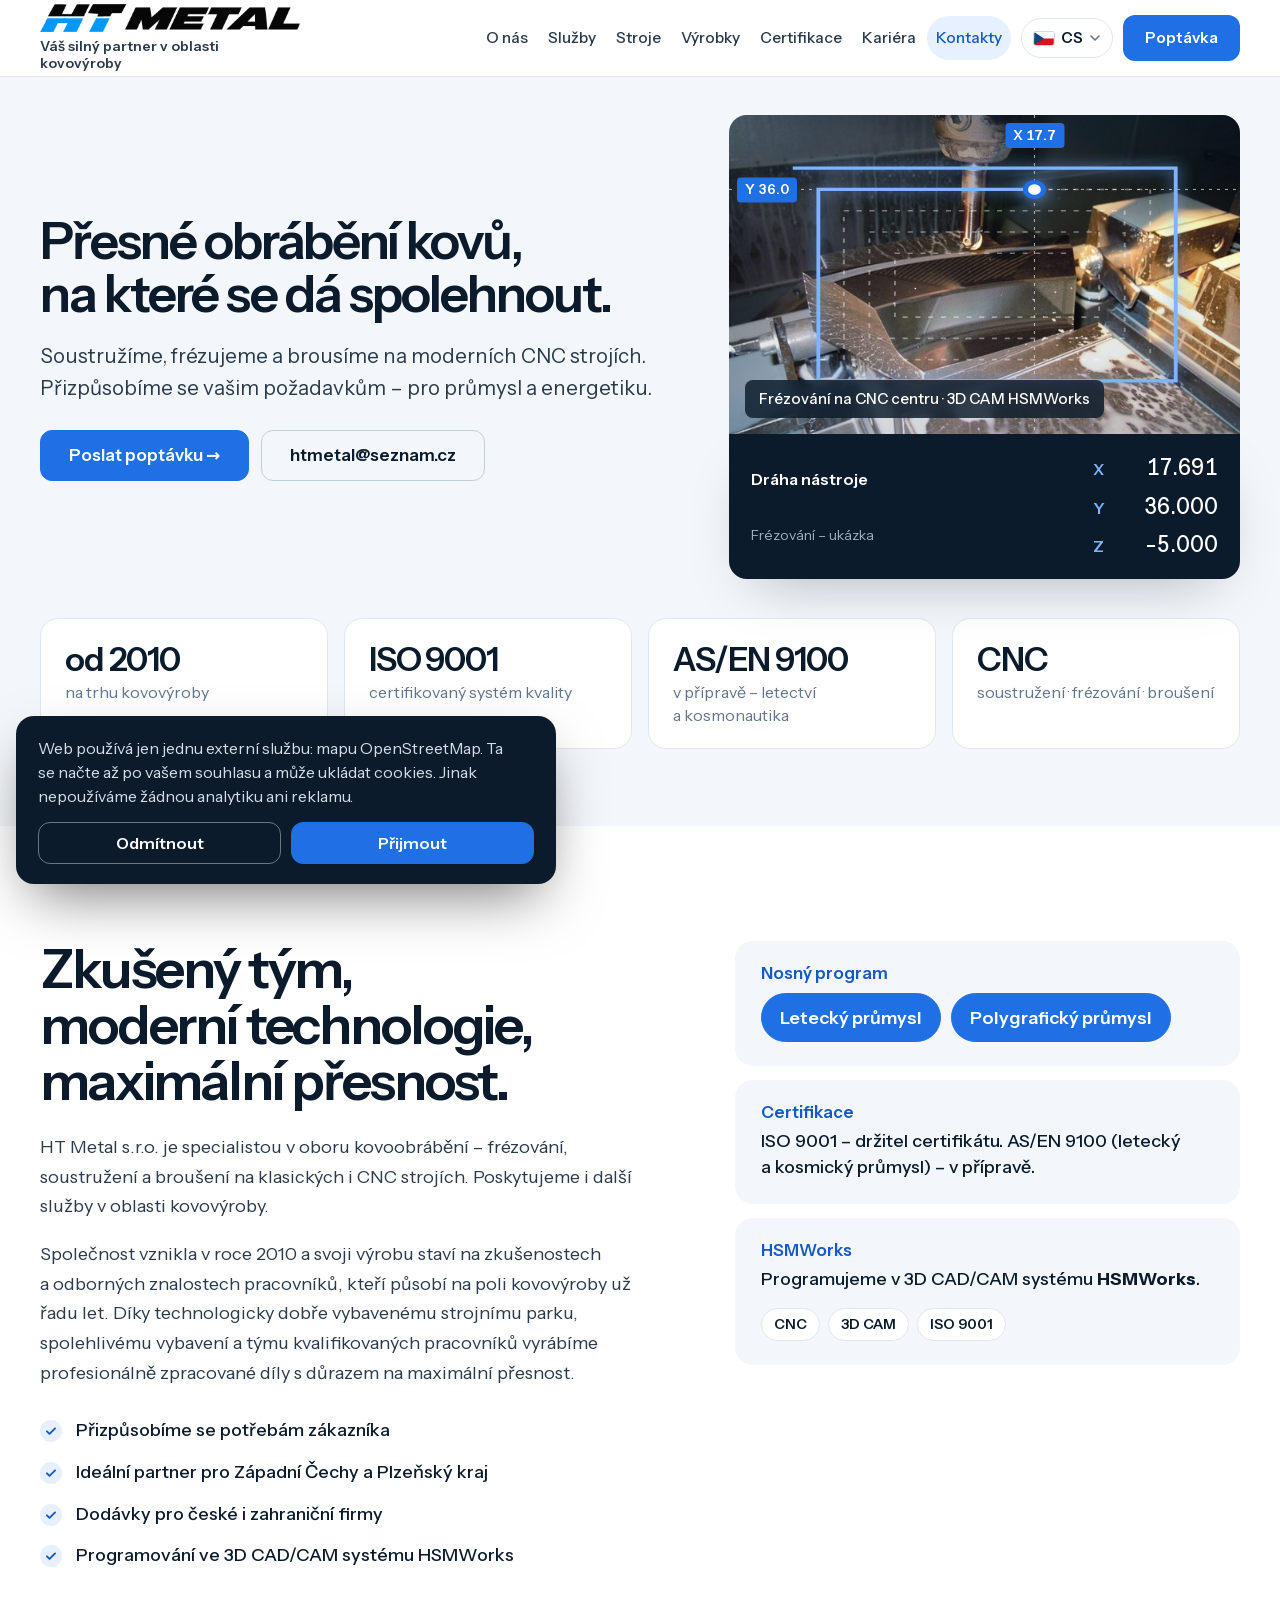
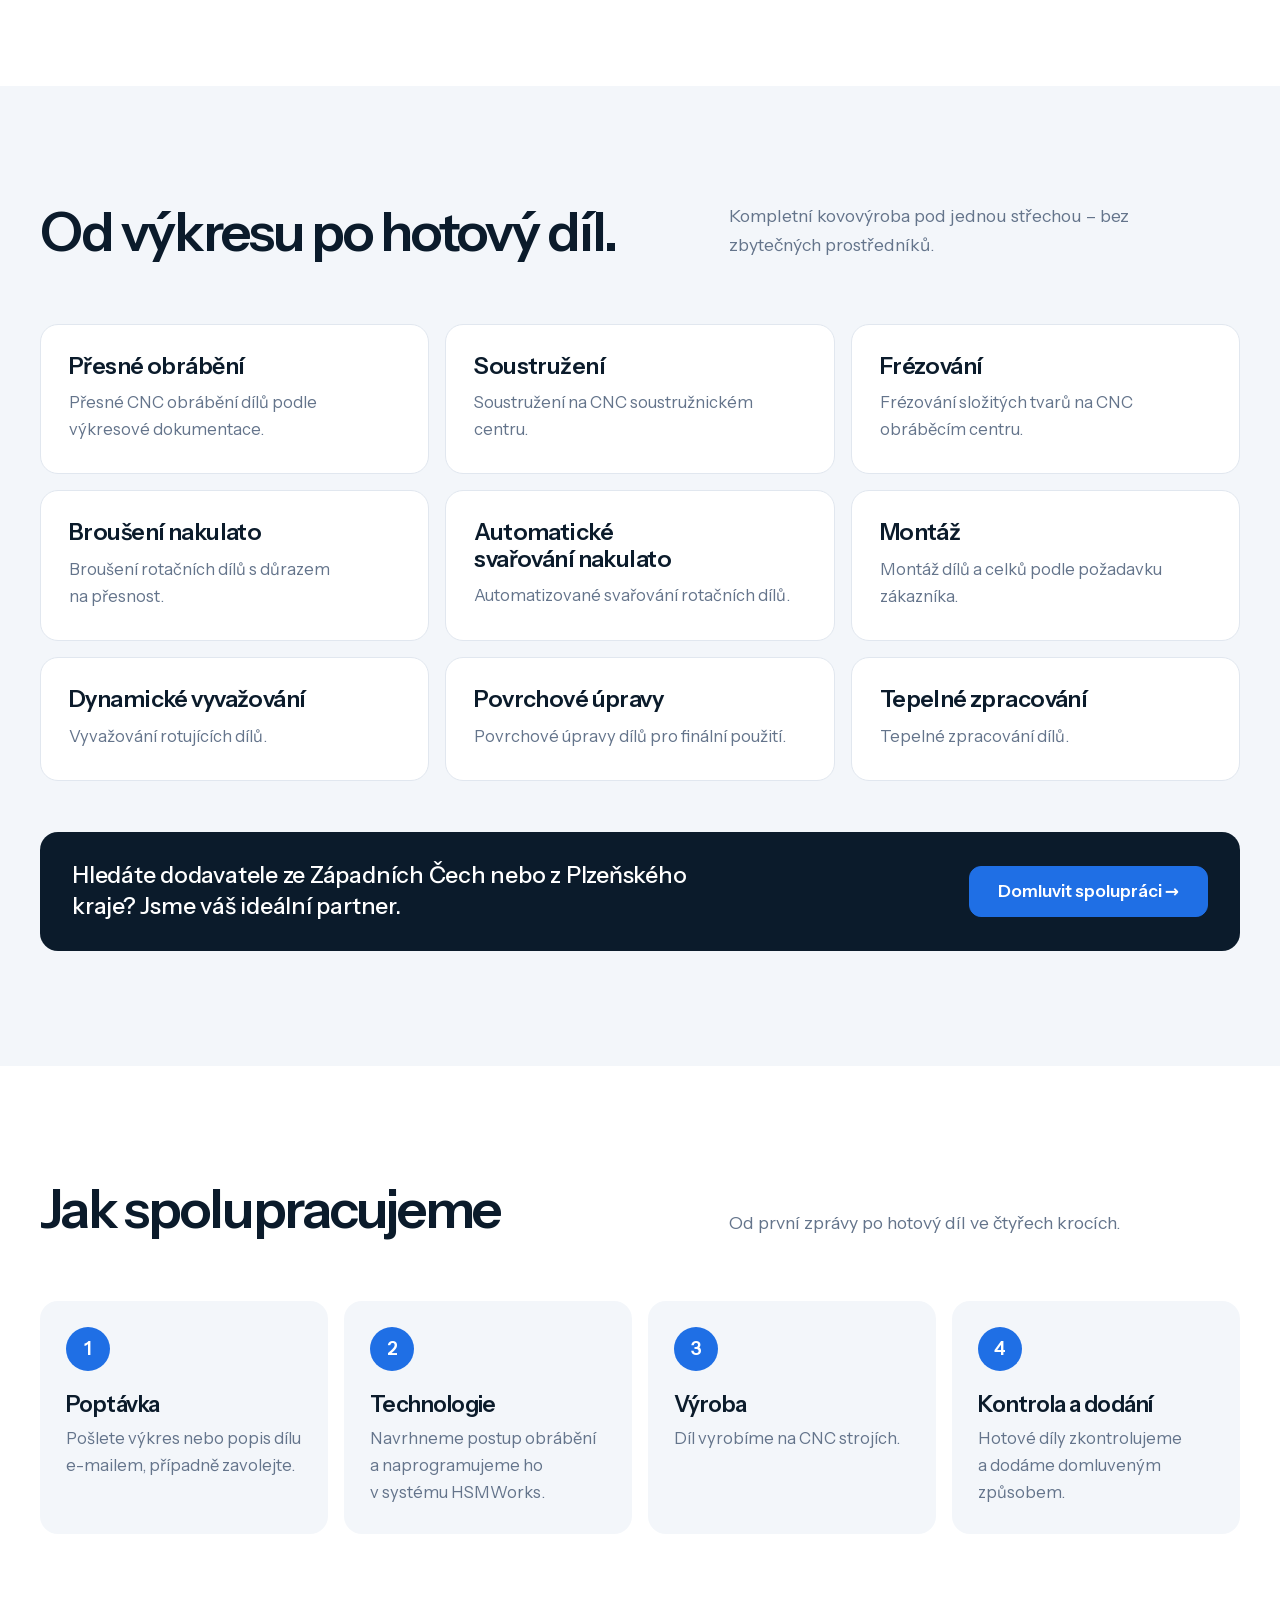
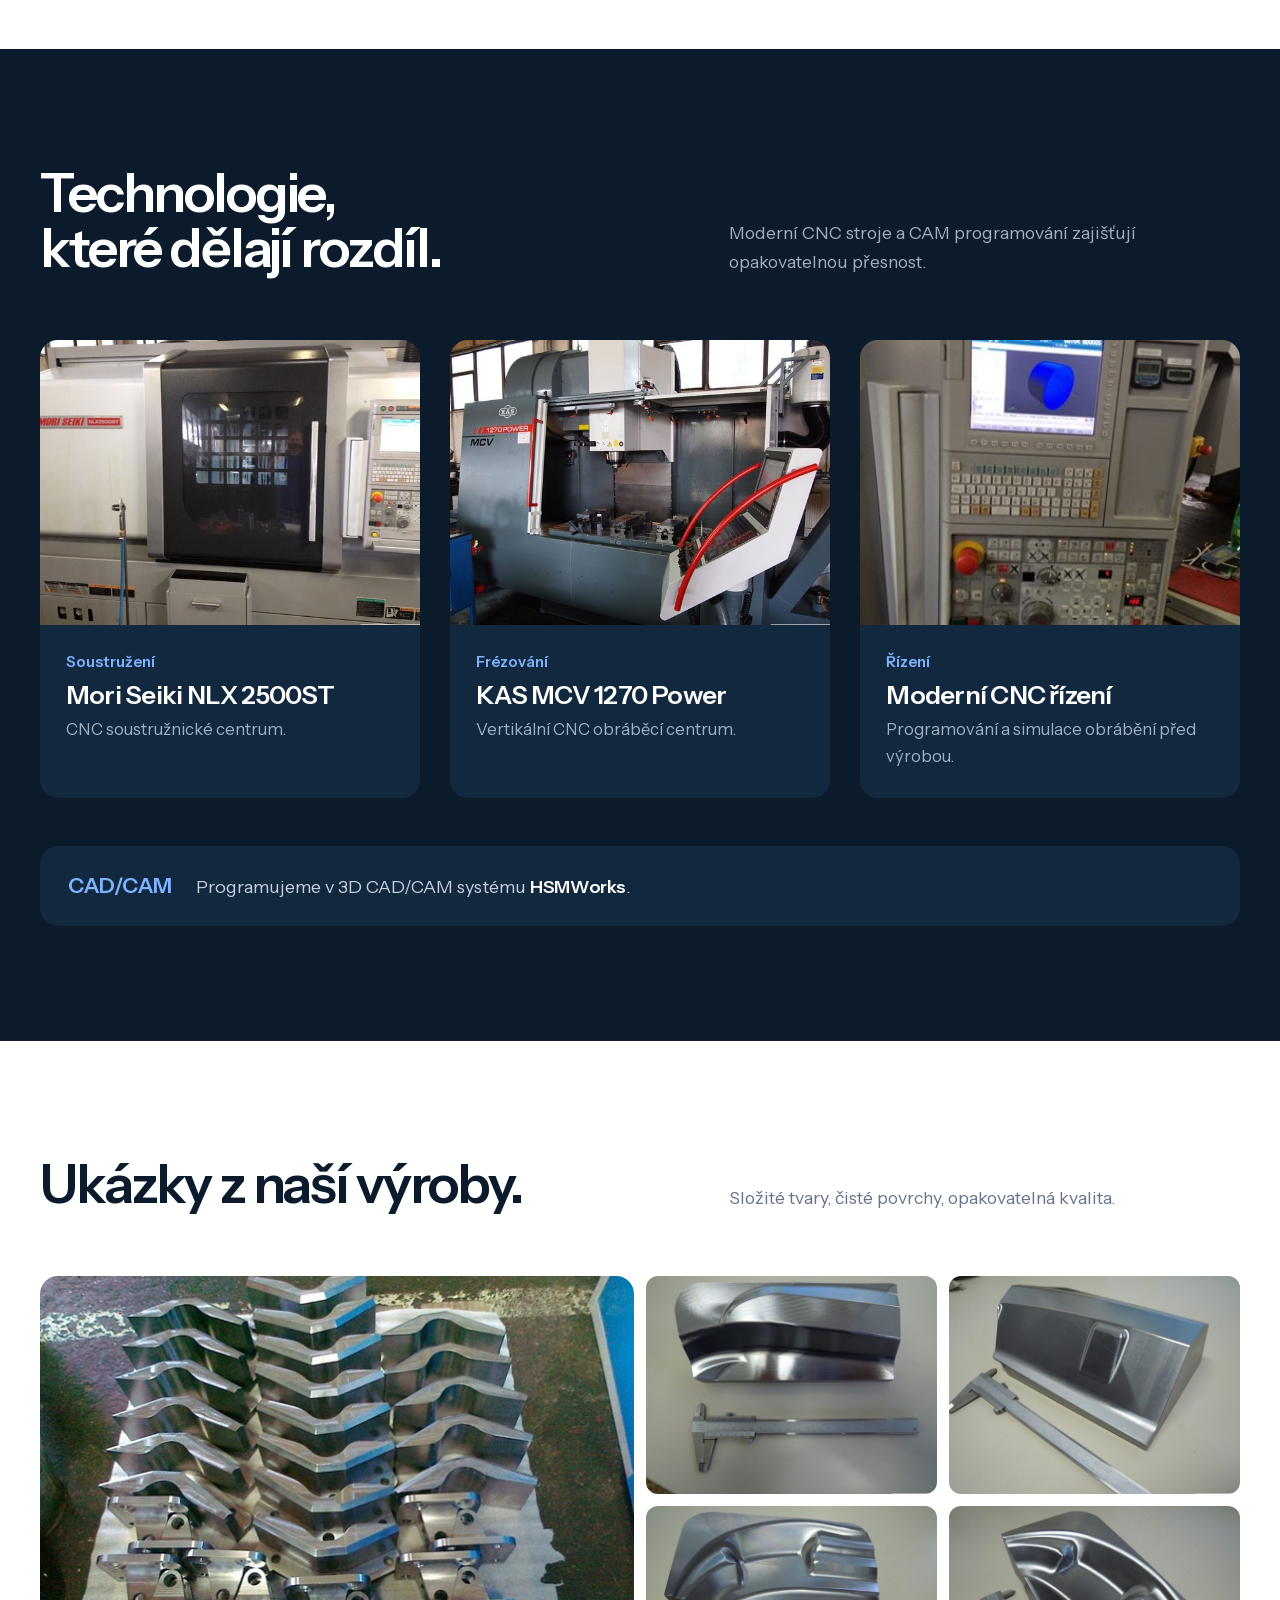
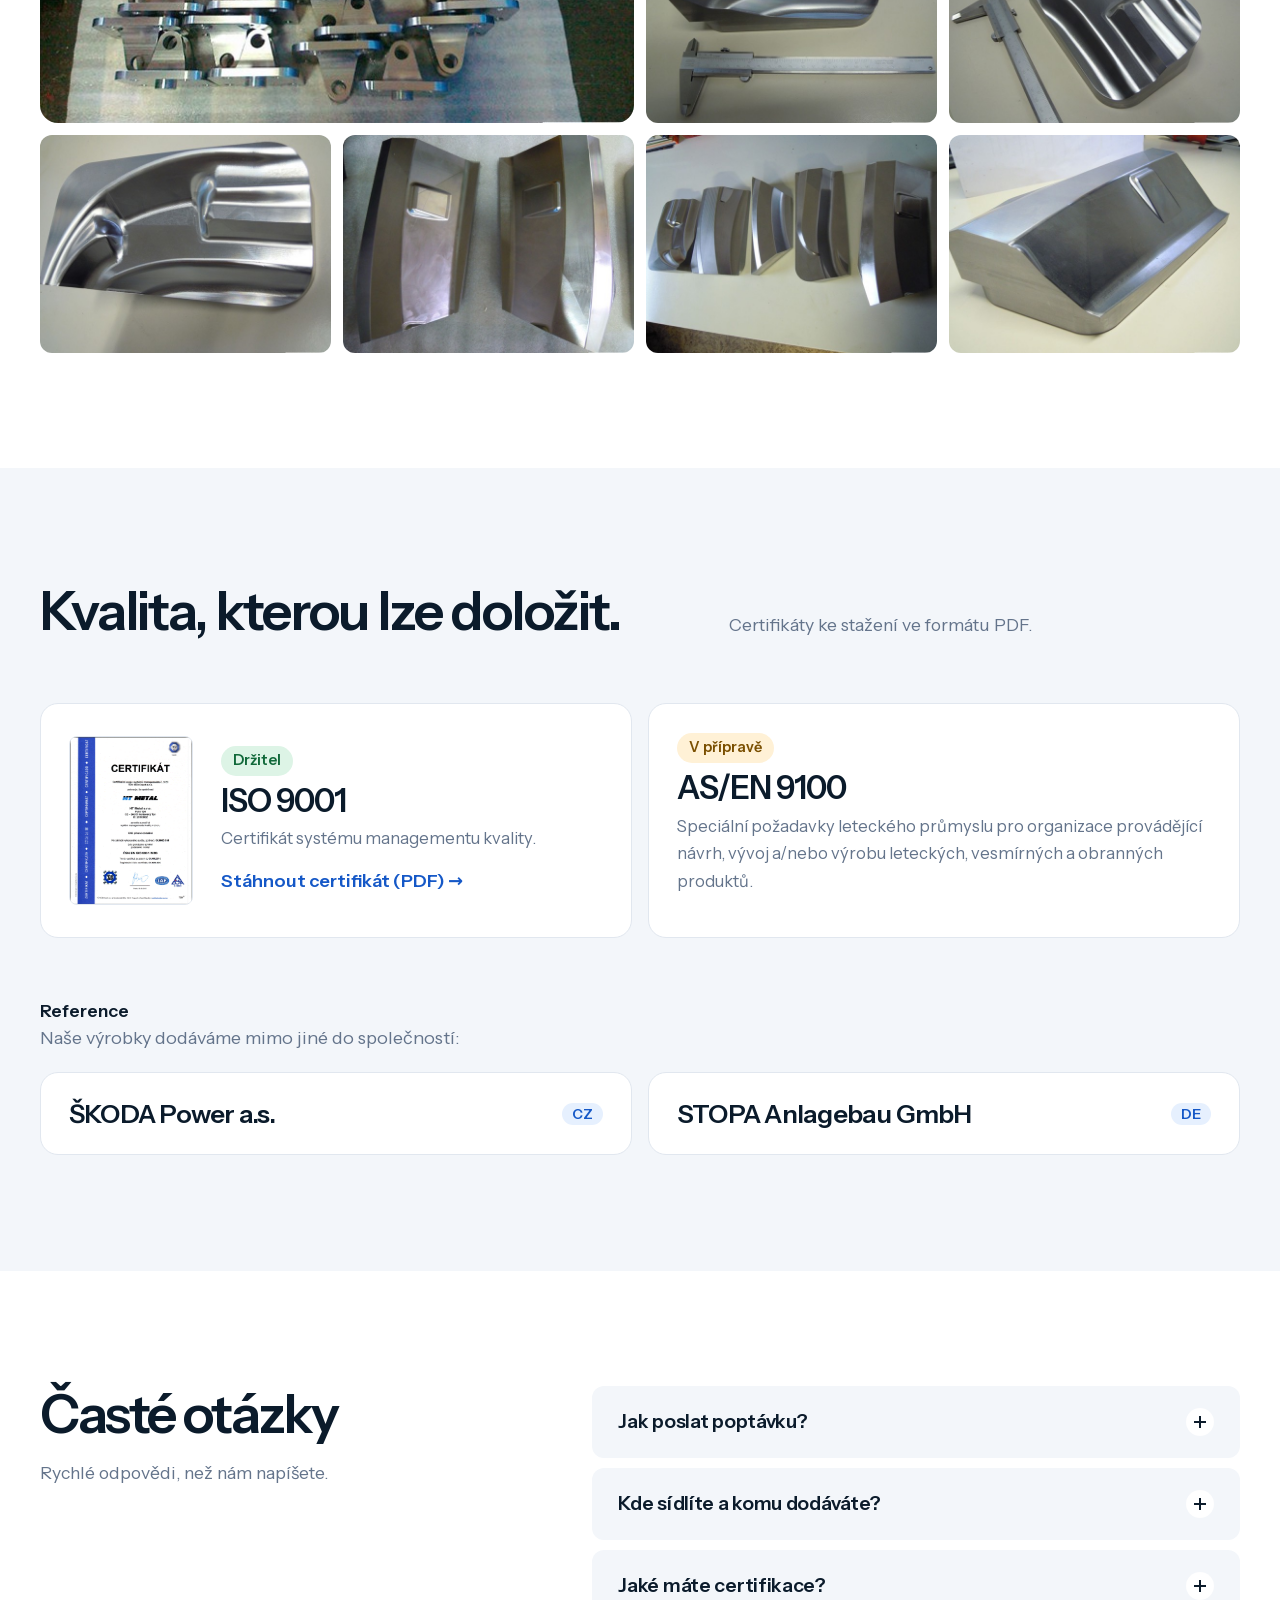
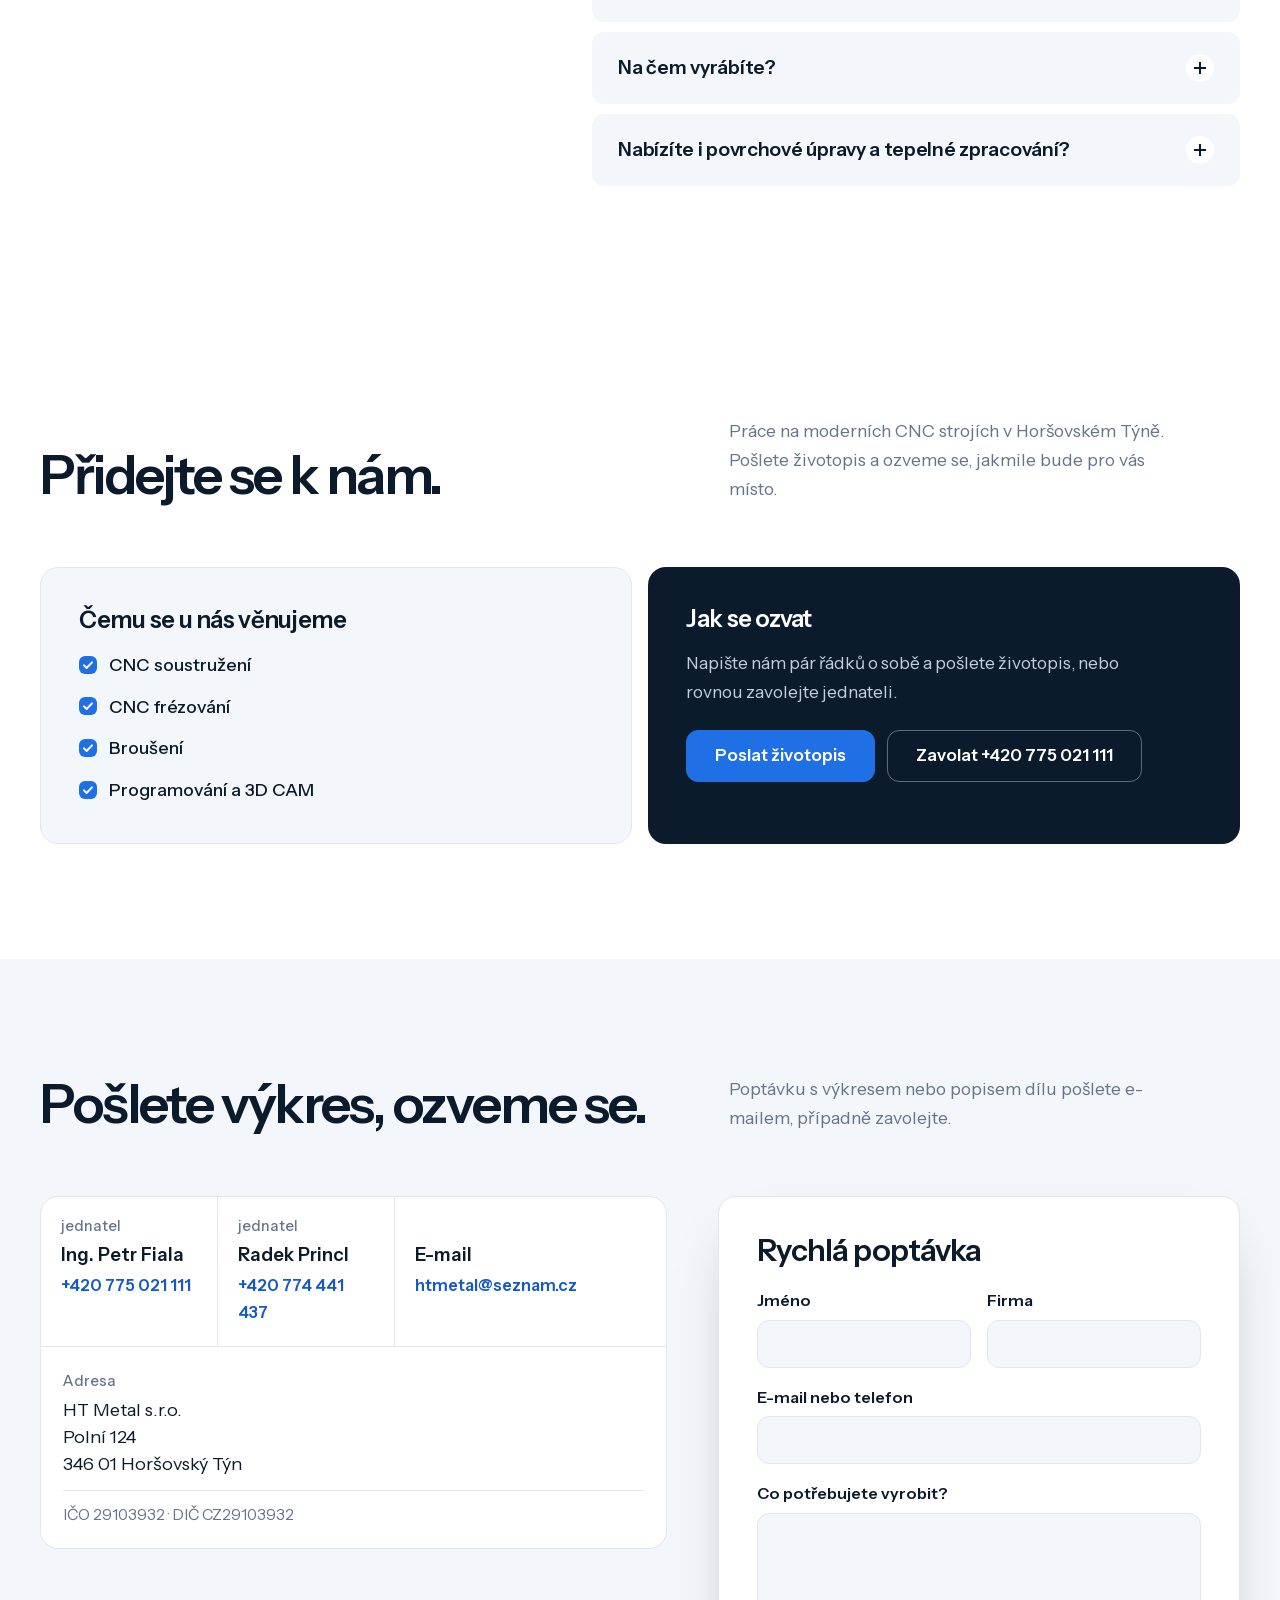
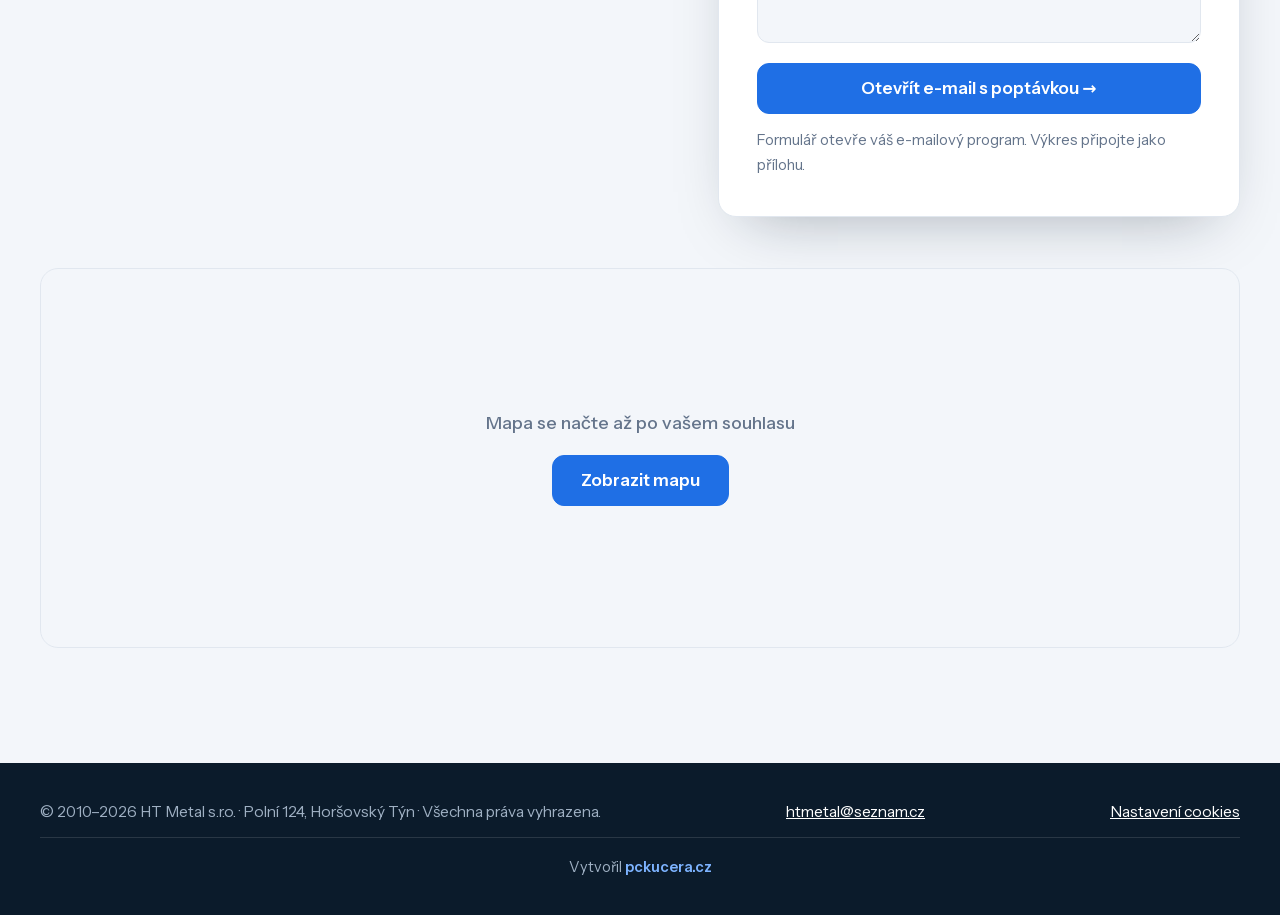
<file: index.html>
<!DOCTYPE html>
<html lang="cs">
<head>
<meta charset="utf-8">
<meta name="viewport" content="width=device-width, initial-scale=1">
<title>HT Metal s.r.o. – přesné CNC obrábění, Horšovský Týn</title>
<meta name="description" content="Přesné CNC obrábění, soustružení, frézování a broušení. Zakázková kovovýroba z Horšovského Týna pro Plzeňský kraj a zahraničí. Certifikace ISO 9001.">
<meta name="theme-color" content="#0B1B2B">
<link rel="canonical" href="https://htmetal.cz/">
<link rel="alternate" hreflang="cs" href="https://htmetal.cz/">
<link rel="alternate" hreflang="de" href="https://htmetal.cz/de/">
<link rel="alternate" hreflang="en" href="https://htmetal.cz/en/">
<link rel="alternate" hreflang="x-default" href="https://htmetal.cz/">
<meta property="og:type" content="website">
<meta property="og:title" content="HT Metal s.r.o. – přesné CNC obrábění, Horšovský Týn">
<meta property="og:description" content="Přesné CNC obrábění, soustružení, frézování a broušení. Zakázková kovovýroba z Horšovského Týna pro Plzeňský kraj a zahraničí. Certifikace ISO 9001.">
<meta property="og:url" content="https://htmetal.cz/">
<meta property="og:image" content="https://htmetal.cz/img/stroj4.jpg">
<link rel="icon" href="favicon.svg" type="image/svg+xml">
<link rel="stylesheet" href="assets/style.css">
<script type="application/ld+json">{"@context": "https://schema.org", "@type": "LocalBusiness", "name": "HT Metal s.r.o.", "url": "https://htmetal.cz/", "description": "Přesné CNC obrábění, soustružení, frézování a broušení. Zakázková kovovýroba z Horšovského Týna pro Plzeňský kraj a zahraničí. Certifikace ISO 9001.", "email": "htmetal@seznam.cz", "telephone": "+420 775 021 111", "foundingDate": "2010", "address": {"@type": "PostalAddress", "streetAddress": "Polní 124", "addressLocality": "Horšovský Týn", "postalCode": "346 01", "addressCountry": "CZ"}, "geo": {"@type": "GeoCoordinates", "latitude": 49.52815, "longitude": 12.9497}}</script>
<script type="application/ld+json">{"@context": "https://schema.org", "@type": "FAQPage", "mainEntity": [{"@type": "Question", "name": "Jak poslat poptávku?", "acceptedAnswer": {"@type": "Answer", "text": "Napište na htmetal@seznam.cz nebo zavolejte jednateli. K poptávce se hodí výkres nebo popis dílu, materiál a počet kusů."}}, {"@type": "Question", "name": "Kde sídlíte a komu dodáváte?", "acceptedAnswer": {"@type": "Answer", "text": "Sídlíme v Horšovském Týně v Plzeňském kraji. Dodáváme českým i zahraničním firmám, například společnostem ŠKODA Power a STOPA Anlagebau."}}, {"@type": "Question", "name": "Jaké máte certifikace?", "acceptedAnswer": {"@type": "Answer", "text": "Držíme certifikát ISO 9001, který si můžete stáhnout v sekci Certifikace. Certifikace AS/EN 9100 pro letecký a kosmický průmysl je v přípravě."}}, {"@type": "Question", "name": "Na čem vyrábíte?", "acceptedAnswer": {"@type": "Answer", "text": "Na CNC soustružnickém centru Mori Seiki NLX 2500ST a vertikálním obráběcím centru KAS MCV 1270 Power. Programujeme v systému HSMWorks."}}, {"@type": "Question", "name": "Nabízíte i povrchové úpravy a tepelné zpracování?", "acceptedAnswer": {"@type": "Answer", "text": "Ano, patří mezi naše služby v oblasti kovovýroby. Konkrétní požadavky nám napište a domluvíme postup."}}]}</script>
</head>
<body>
<a class="skip" href="#obsah">Přeskočit na obsah</a>
<header class="site-header">
  <div class="wrap bar">
    <a class="brand" href="#" aria-label="HT Metal"><img src="img/logo-htmetal.png" alt="HT Metal" width="760" height="85"><small>Váš silný partner v oblasti kovovýroby</small></a>
    <button class="burger" type="button" aria-label="Menu" aria-expanded="false"><span></span></button>
    <nav class="nav" aria-label="Menu"><a href="#onas">O nás</a><a href="#sluzby">Služby</a><a href="#stroje">Stroje</a><a href="#vyrobky">Výrobky</a><a href="#certifikace">Certifikace</a><a href="#kariera">Kariéra</a><a href="#kontakt">Kontakty</a><div class="langsw"><button type="button" class="lang-btn" aria-haspopup="true" aria-expanded="false" aria-label="Language"><svg class="flag" viewBox="0 0 6 4" width="20" height="13" aria-hidden="true"><path fill="#fff" d="M0 0h6v2H0z"/><path fill="#d7141a" d="M0 2h6v2H0z"/><path fill="#11457e" d="M0 0l3 2-3 2z"/></svg>CS<svg class="chev" viewBox="0 0 10 6" width="10" height="6" aria-hidden="true"><path d="M1 1l4 4 4-4" fill="none" stroke="currentColor" stroke-width="1.6" stroke-linecap="round" stroke-linejoin="round"/></svg></button><div class="lang-menu"><a class="lang" href="de/" hreflang="de" lang="de"><svg class="flag" viewBox="0 0 5 3" width="20" height="12" aria-hidden="true"><path d="M0 0h5v1H0z"/><path fill="#d00" d="M0 1h5v1H0z"/><path fill="#ffce00" d="M0 2h5v1H0z"/></svg>DE<span>Deutsch</span></a><a class="lang" href="en/" hreflang="en" lang="en"><svg class="flag" viewBox="0 0 60 30" width="20" height="10" aria-hidden="true"><clipPath id="u"><path d="M0 0v30h60V0z"/></clipPath><g clip-path="url(#u)"><path d="M0 0v30h60V0z" fill="#012169"/><path d="M0 0l60 30m0-30L0 30" stroke="#fff" stroke-width="6"/><path d="M0 0l60 30m0-30L0 30" stroke="#C8102E" stroke-width="3"/><path d="M30 0v30M0 15h60" stroke="#fff" stroke-width="10"/><path d="M30 0v30M0 15h60" stroke="#C8102E" stroke-width="6"/></g></svg>EN<span>English</span></a></div></div><a class="cta" href="#kontakt">Poptávka</a></nav>
  </div>
</header>
<main id="obsah">
<section class="hero">
  <div class="wrap">
    <div class="hero-grid">
      <div>
        
        <h1>Přesné obrábění kovů,<br class="br2"> <em>na které se dá spolehnout.</em></h1>
        <p class="lead">Soustružíme, frézujeme a brousíme na moderních CNC strojích. Přizpůsobíme se vašim požadavkům – pro průmysl a energetiku.</p>
        <div class="btns"><a class="btn primary" href="#kontakt">Poslat poptávku →</a><a class="btn ghost" href="mailto:htmetal@seznam.cz">htmetal@seznam.cz</a></div>
      </div>
      <div class="hero-media"><span class="corner tl"></span><span class="corner br"></span>
        <figure><img src="img/stroj4.jpg" alt="Frézování na CNC centru · 3D CAM HSMWorks" fetchpriority="high">
          <svg class="tp" viewBox="0 0 400 300" preserveAspectRatio="none" aria-hidden="true"><path class="tp-ghost" d="M50 50H350V250H70V70H330V230H90V90H310V210H110V110H290V190H130V130H270"/><path class="tp-line" d="M50 50H350V250H70V70H330V230H90V90H310V210H110V110H290V190H130V130H270"/><circle class="tp-dot" r="7"/></svg>
          <figcaption>Frézování na CNC centru · 3D CAM HSMWorks</figcaption></figure>
        <div class="dro" aria-hidden="true"><b>Dráha nástroje</b><span>Frézování – ukázka</span>
          <dl><dt>X</dt><dd data-ax="x">0.000</dd><dt>Y</dt><dd data-ax="y">0.000</dd><dt>Z</dt><dd data-ax="z">0.000</dd></dl></div>
      </div>
    </div>
    <div class="facts"><div class="fact"><b>od 2010</b><span>na trhu kovovýroby</span></div><div class="fact"><b>ISO 9001</b><span>certifikovaný systém kvality</span></div><div class="fact"><b>AS/EN 9100</b><span>v přípravě – letectví a kosmonautika</span></div><div class="fact"><b>CNC</b><span>soustružení · frézování · broušení</span></div></div>
  </div>
</section>

<section id="onas"><div class="wrap about">
  <div class="rv"><div class="sec-head" style="margin-bottom:24px"><h2>Zkušený tým, moderní technologie, maximální přesnost.</h2></div><p>HT Metal s.r.o. je specialistou v oboru kovoobrábění – frézování, soustružení a broušení na klasických i CNC strojích. Poskytujeme i další služby v oblasti kovovýroby.</p><p>Společnost vznikla v roce 2010 a svoji výrobu staví na zkušenostech a odborných znalostech pracovníků, kteří působí na poli kovovýroby už řadu let. Díky technologicky dobře vybavenému strojnímu parku, spolehlivému vybavení a týmu kvalifikovaných pracovníků vyrábíme profesionálně zpracované díly s důrazem na maximální přesnost.</p><ul class="checks"><li>Přizpůsobíme se potřebám zákazníka</li><li>Ideální partner pro Západní Čechy a Plzeňský kraj</li><li>Dodávky pro české i zahraniční firmy</li><li>Programování ve 3D CAD/CAM systému HSMWorks</li></ul></div>
  <div class="about-side"><div class="stat-card rv"><h3>Nosný program</h3><div class="tags tags-lg"><span>Letecký průmysl</span><span>Polygrafický průmysl</span></div></div><div class="stat-card rv"><h3>Certifikace</h3><p>ISO 9001 – držitel certifikátu. AS/EN 9100 (letecký a kosmický průmysl) – v přípravě.</p></div><div class="stat-card rv"><h3>HSMWorks</h3><p>Programujeme v 3D CAD/CAM systému <b>HSMWorks</b>.</p><div class="tags"><span>CNC</span><span>3D CAM</span><span>ISO 9001</span></div></div></div>
</div></section>

<section id="sluzby" class="alt"><div class="wrap">
  <div class="sec-head rv"><h2>Od výkresu po hotový díl.</h2><p>Kompletní kovovýroba pod jednou střechou – bez zbytečných prostředníků.</p></div>
  <div class="cards"><article class="card rv"><h3>Přesné obrábění</h3><p>Přesné CNC obrábění dílů podle výkresové dokumentace.</p></article><article class="card rv"><h3>Soustružení</h3><p>Soustružení na CNC soustružnickém centru.</p></article><article class="card rv"><h3>Frézování</h3><p>Frézování složitých tvarů na CNC obráběcím centru.</p></article><article class="card rv"><h3>Broušení nakulato</h3><p>Broušení rotačních dílů s důrazem na přesnost.</p></article><article class="card rv"><h3>Automatické svařování nakulato</h3><p>Automatizované svařování rotačních dílů.</p></article><article class="card rv"><h3>Montáž</h3><p>Montáž dílů a celků podle požadavku zákazníka.</p></article><article class="card rv"><h3>Dynamické vyvažování</h3><p>Vyvažování rotujících dílů.</p></article><article class="card rv"><h3>Povrchové úpravy</h3><p>Povrchové úpravy dílů pro finální použití.</p></article><article class="card rv"><h3>Tepelné zpracování</h3><p>Tepelné zpracování dílů.</p></article></div>
  <div class="note rv"><p>Hledáte dodavatele ze Západních Čech nebo z Plzeňského kraje? Jsme váš ideální partner.</p><a class="btn dark" href="#kontakt">Domluvit spolupráci →</a></div>
</div></section>

<section id="postup"><div class="wrap">
  <div class="sec-head rv"><h2>Jak spolupracujeme</h2><p>Od první zprávy po hotový díl ve čtyřech krocích.</p></div>
  <ol class="steps"><li class="rv"><span class="sn">1</span><h3>Poptávka</h3><p>Pošlete výkres nebo popis dílu e-mailem, případně zavolejte.</p></li><li class="rv"><span class="sn">2</span><h3>Technologie</h3><p>Navrhneme postup obrábění a naprogramujeme ho v systému HSMWorks.</p></li><li class="rv"><span class="sn">3</span><h3>Výroba</h3><p>Díl vyrobíme na CNC strojích.</p></li><li class="rv"><span class="sn">4</span><h3>Kontrola a dodání</h3><p>Hotové díly zkontrolujeme a dodáme domluveným způsobem.</p></li></ol>
</div></section>

<section id="stroje" class="dark"><div class="wrap">
  <div class="sec-head rv"><h2>Technologie, které dělají rozdíl.</h2><p>Moderní CNC stroje a CAM programování zajišťují opakovatelnou přesnost.</p></div>
  <div class="machines"><article class="m-card tall rv"><img src="img/stroj1.jpg" alt="Soustružnické centrum Mori Seiki NLX 2500ST" loading="lazy"><div class="m-body"><span class="eyebrow">Soustružení</span><h3>Mori Seiki NLX 2500ST</h3><p>CNC soustružnické centrum.</p></div></article><article class="m-card rv"><img src="img/stroj3.jpg" alt="Vertikální obráběcí centrum KAS MCV 1270 Power" loading="lazy"><div class="m-body"><span class="eyebrow">Frézování</span><h3>KAS MCV 1270 Power</h3><p>Vertikální CNC obráběcí centrum.</p></div></article><article class="m-card rv"><img src="img/stroj2.jpg" alt="Ovládací panel CNC stroje" loading="lazy"><div class="m-body"><span class="eyebrow">Řízení</span><h3>Moderní CNC řízení</h3><p>Programování a simulace obrábění před výrobou.</p></div></article></div>
  <div class="cam rv"><b>CAD/CAM</b><span>Programujeme v 3D CAD/CAM systému <b>HSMWorks</b>.</span></div>
</div></section>

<section id="vyrobky"><div class="wrap">
  <div class="sec-head rv"><h2>Ukázky z naší výroby.</h2><p>Složité tvary, čisté povrchy, opakovatelná kvalita.</p></div>
  <div class="gallery rv"><button type="button" data-full="img/produkt7.jpg" aria-label="Frézovaný díl s posuvným měřítkem"><img src="img/produkt7.jpg" alt="Frézovaný díl s posuvným měřítkem" loading="lazy"></button><button type="button" data-full="img/produkt1.jpg" aria-label="Frézovaný díl s posuvným měřítkem"><img src="img/produkt1.jpg" alt="Frézovaný díl s posuvným měřítkem" loading="lazy"></button><button type="button" data-full="img/produkt2.jpg" aria-label="Frézovaný díl s posuvným měřítkem"><img src="img/produkt2.jpg" alt="Frézovaný díl s posuvným měřítkem" loading="lazy"></button><button type="button" data-full="img/produkt3.jpg" aria-label="Frézovaný díl"><img src="img/produkt3.jpg" alt="Frézovaný díl" loading="lazy"></button><button type="button" data-full="img/produkt4.jpg" aria-label="Frézovaný díl"><img src="img/produkt4.jpg" alt="Frézovaný díl" loading="lazy"></button><button type="button" data-full="img/produkt5.jpg" aria-label="Frézovaný díl"><img src="img/produkt5.jpg" alt="Frézovaný díl" loading="lazy"></button><button type="button" data-full="img/produkt8.jpg" aria-label="Sada obrobených dílů"><img src="img/produkt8.jpg" alt="Sada obrobených dílů" loading="lazy"></button><button type="button" data-full="img/produkt6.jpg" aria-label="Série obrobených konzol"><img src="img/produkt6.jpg" alt="Série obrobených konzol" loading="lazy"></button><button type="button" data-full="img/produkt9.jpg" aria-label="Dva obrobené díly"><img src="img/produkt9.jpg" alt="Dva obrobené díly" loading="lazy"></button></div>
</div></section>
<dialog class="lb" id="lb"><button class="x" type="button" aria-label="Zavřít">×</button><button class="nv prev" type="button" aria-label="Předchozí">‹</button><img alt=""><button class="nv next" type="button" aria-label="Další">›</button></dialog>

<section id="certifikace" class="alt"><div class="wrap">
  <div class="sec-head rv"><h2>Kvalita, kterou lze doložit.</h2><p>Certifikáty ke stažení ve formátu PDF.</p></div>
  <div class="certs"><article class="cert rv"><img src="img/htmetal_cz.gif" alt="ISO 9001" loading="lazy"><div><span class="badge">Držitel</span><h3>ISO 9001</h3><p>Certifikát systému managementu kvality.</p><a class="l" href="certif_9001_cs.pdf">Stáhnout certifikát (PDF) →</a></div></article><article class="cert rv"><div><span class="badge wip">V přípravě</span><h3>AS/EN 9100</h3><p>Speciální požadavky leteckého průmyslu pro organizace provádějící návrh, vývoj a/nebo výrobu leteckých, vesmírných a obranných produktů.</p></div></article></div>
  <div class="refs"><h3>Reference</h3><p style="margin:0 0 16px;color:var(--steel)">Naše výrobky dodáváme mimo jiné do společností:</p><div class="ref-row"><div class="ref rv">ŠKODA Power a.s.<small>CZ</small></div><div class="ref rv">STOPA Anlagebau GmbH<small>DE</small></div></div></div>
</div></section>

<section id="faq"><div class="wrap faqwrap">
  <div class="sec-head rv"><h2>Časté otázky</h2><p>Rychlé odpovědi, než nám napíšete.</p></div>
  <div class="faq"><details class="rv"><summary>Jak poslat poptávku?</summary><p>Napište na htmetal@seznam.cz nebo zavolejte jednateli. K poptávce se hodí výkres nebo popis dílu, materiál a počet kusů.</p></details><details class="rv"><summary>Kde sídlíte a komu dodáváte?</summary><p>Sídlíme v Horšovském Týně v Plzeňském kraji. Dodáváme českým i zahraničním firmám, například společnostem ŠKODA Power a STOPA Anlagebau.</p></details><details class="rv"><summary>Jaké máte certifikace?</summary><p>Držíme certifikát ISO 9001, který si můžete stáhnout v sekci Certifikace. Certifikace AS/EN 9100 pro letecký a kosmický průmysl je v přípravě.</p></details><details class="rv"><summary>Na čem vyrábíte?</summary><p>Na CNC soustružnickém centru Mori Seiki NLX 2500ST a vertikálním obráběcím centru KAS MCV 1270 Power. Programujeme v systému HSMWorks.</p></details><details class="rv"><summary>Nabízíte i povrchové úpravy a tepelné zpracování?</summary><p>Ano, patří mezi naše služby v oblasti kovovýroby. Konkrétní požadavky nám napište a domluvíme postup.</p></details></div>
</div></section>

<section id="kariera"><div class="wrap">
  <div class="sec-head rv"><h2>Přidejte se k nám.</h2><p>Práce na moderních CNC strojích v Horšovském Týně. Pošlete životopis a ozveme se, jakmile bude pro vás místo.</p></div>
  <div class="career">
    <div class="career-list rv"><h3>Čemu se u nás věnujeme</h3><ul><li>CNC soustružení</li><li>CNC frézování</li><li>Broušení</li><li>Programování a 3D CAM</li></ul></div>
    <div class="career-cta rv"><h3>Jak se ozvat</h3><p>Napište nám pár řádků o sobě a pošlete životopis, nebo rovnou zavolejte jednateli.</p><div class="btns"><a class="btn primary" href="mailto:htmetal@seznam.cz?subject=Kari%C3%A9ra%20%E2%80%93%20HT%20Metal">Poslat životopis</a><a class="btn ghost" href="tel:+420775021111">Zavolat +420 775 021 111</a></div></div>
  </div>
</div></section>

<section id="kontakt" class="alt"><div class="wrap">
  <div class="sec-head rv"><h2>Pošlete výkres, ozveme se.</h2><p>Poptávku s výkresem nebo popisem dílu pošlete e-mailem, případně zavolejte.</p></div>
  <div class="contact">
    <div class="rv">
      <div class="people">
        <div class="person"><b>Ing. Petr Fiala</b><span>jednatel</span><a href="tel:+420775021111">+420 775 021 111</a></div>
        <div class="person"><b>Radek Princl</b><span>jednatel</span><a href="tel:+420774441437">+420 774 441 437</a></div>
        <div class="person"><b>E-mail</b><span>&nbsp;</span><a href="mailto:htmetal@seznam.cz">htmetal@seznam.cz</a></div>
      </div>
      <address class="addr"><b>Adresa</b><br>HT Metal s.r.o.<br>Polní 124<br>346 01 Horšovský Týn<small>IČO 29103932 · DIČ CZ29103932</small></address>
    </div>
    <form class="rfq rv" data-to="htmetal@seznam.cz" data-subject="Poptávka – HT Metal" action="mailto:htmetal@seznam.cz" method="post" enctype="text/plain">
      <h3>Rychlá poptávka</h3>
      <div class="row2"><label>Jméno<input name="name" required autocomplete="name"></label><label>Firma<input name="company" autocomplete="organization"></label></div>
      <label>E-mail nebo telefon<input name="contact" required autocomplete="email"></label>
      <label>Co potřebujete vyrobit?<textarea name="message" required></textarea></label>
      <button class="btn primary" type="submit">Otevřít e-mail s poptávkou →</button>
      <p class="hint">Formulář otevře váš e-mailový program. Výkres připojte jako přílohu.</p>
    </form>
  </div>
  <div class="map rv"><div class="map-ph"><p>Mapa se načte až po vašem souhlasu</p><button type="button" class="btn primary" data-cc-open>Zobrazit mapu</button></div><iframe title="Mapa" hidden loading="lazy" referrerpolicy="no-referrer" data-src="https://www.openstreetmap.org/export/embed.html?bbox=12.9300%2C49.5200%2C12.9700%2C49.5360&amp;layer=mapnik&amp;marker=49.52815%2C12.94970"></iframe></div>
</div></section>
</main>
<footer><div class="wrap"><span>© 2010–2026 HT Metal s.r.o. · Polní 124, Horšovský Týn · Všechna práva vyhrazena.</span><span><a href="mailto:htmetal@seznam.cz">htmetal@seznam.cz</a></span><span><button type="button" class="cc-link" data-cc-open>Nastavení cookies</button></span><span class="made">Vytvořil <a href="https://pckucera.cz" target="_blank" rel="noopener">pckucera.cz</a></span></div></footer>
<div id="cc" class="cc" role="dialog" aria-live="polite" aria-label="Cookies" hidden><p>Web používá jen jednu externí službu: mapu OpenStreetMap. Ta se načte až po vašem souhlasu a může ukládat cookies. Jinak nepoužíváme žádnou analytiku ani reklamu.</p><div class="cc-b"><button type="button" class="btn ghost" data-cc="no">Odmítnout</button><button type="button" class="btn primary" data-cc="yes">Přijmout</button></div></div>
<div class="mbar"><a href="tel:+420775021111">Zavolat</a><a class="p" href="#kontakt">Poptávka</a></div>
<script src="assets/app.js" defer></script>
</body>
</html>
</file>
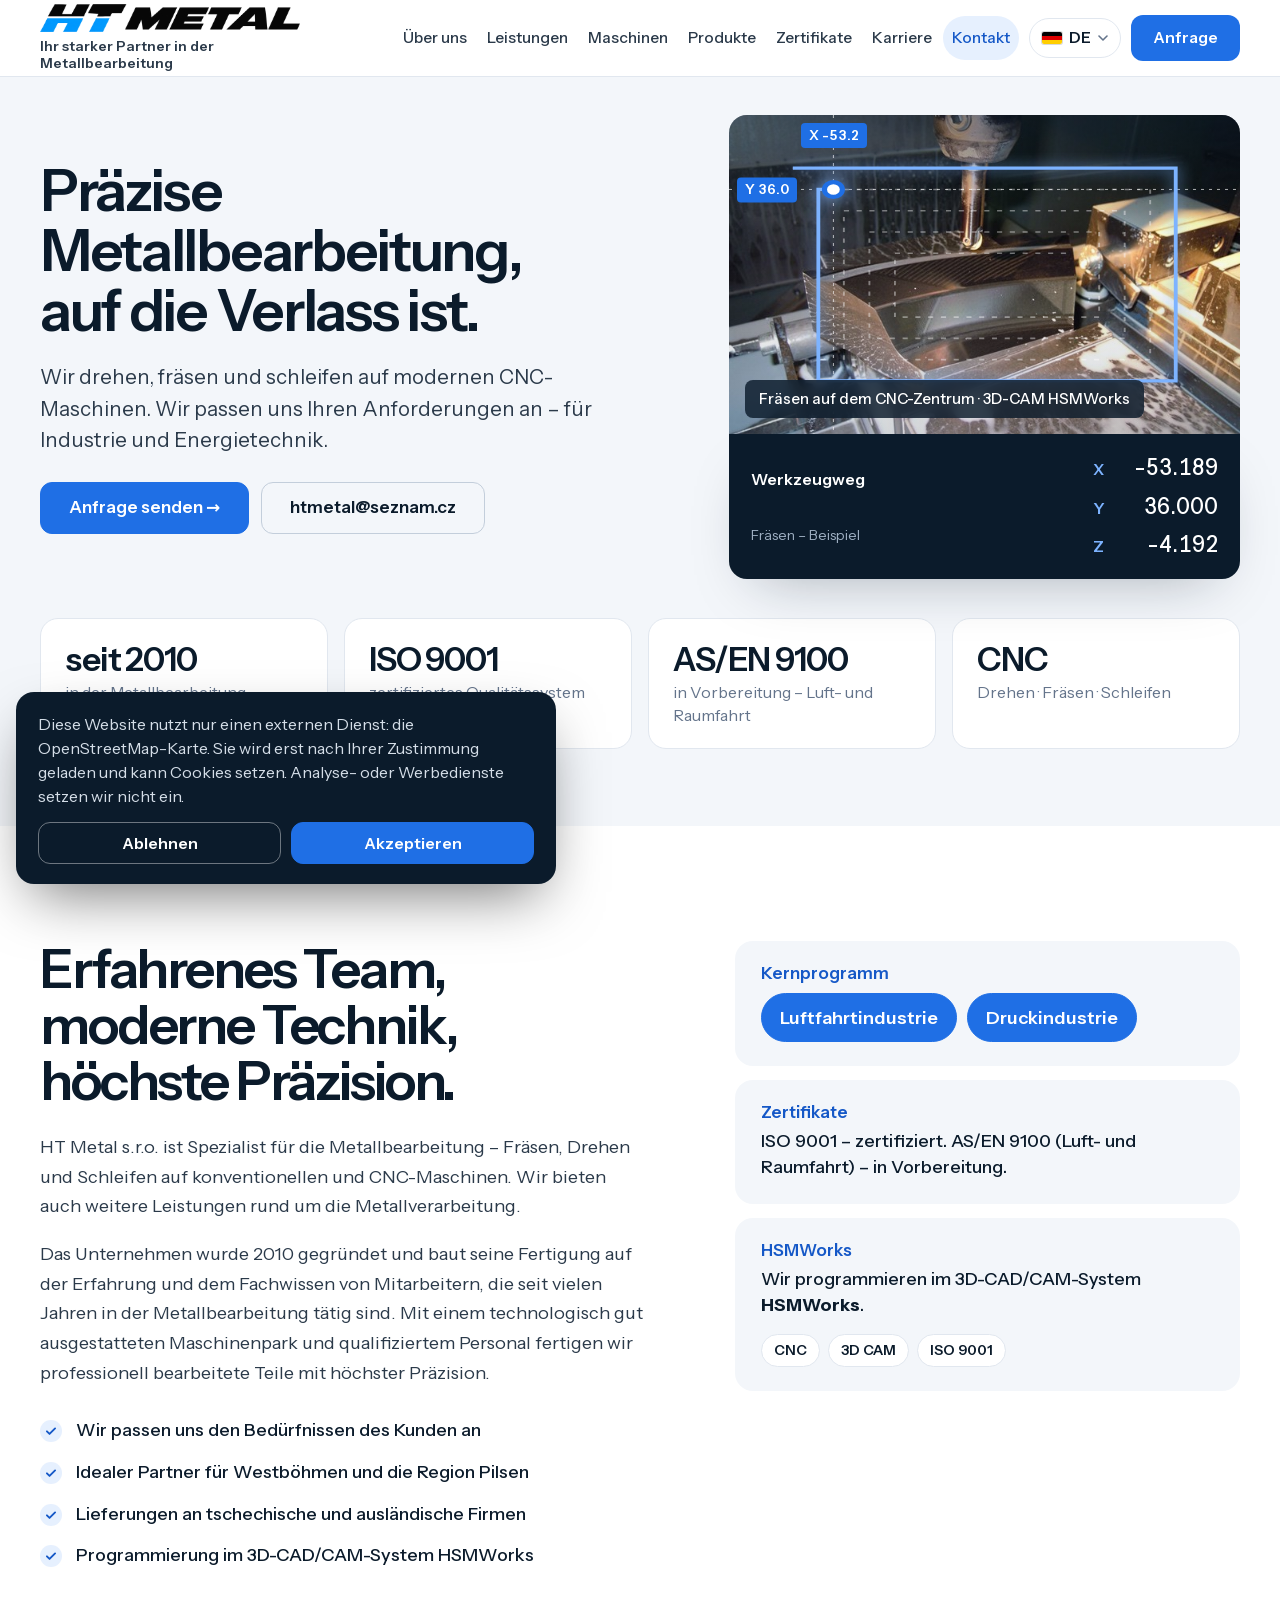
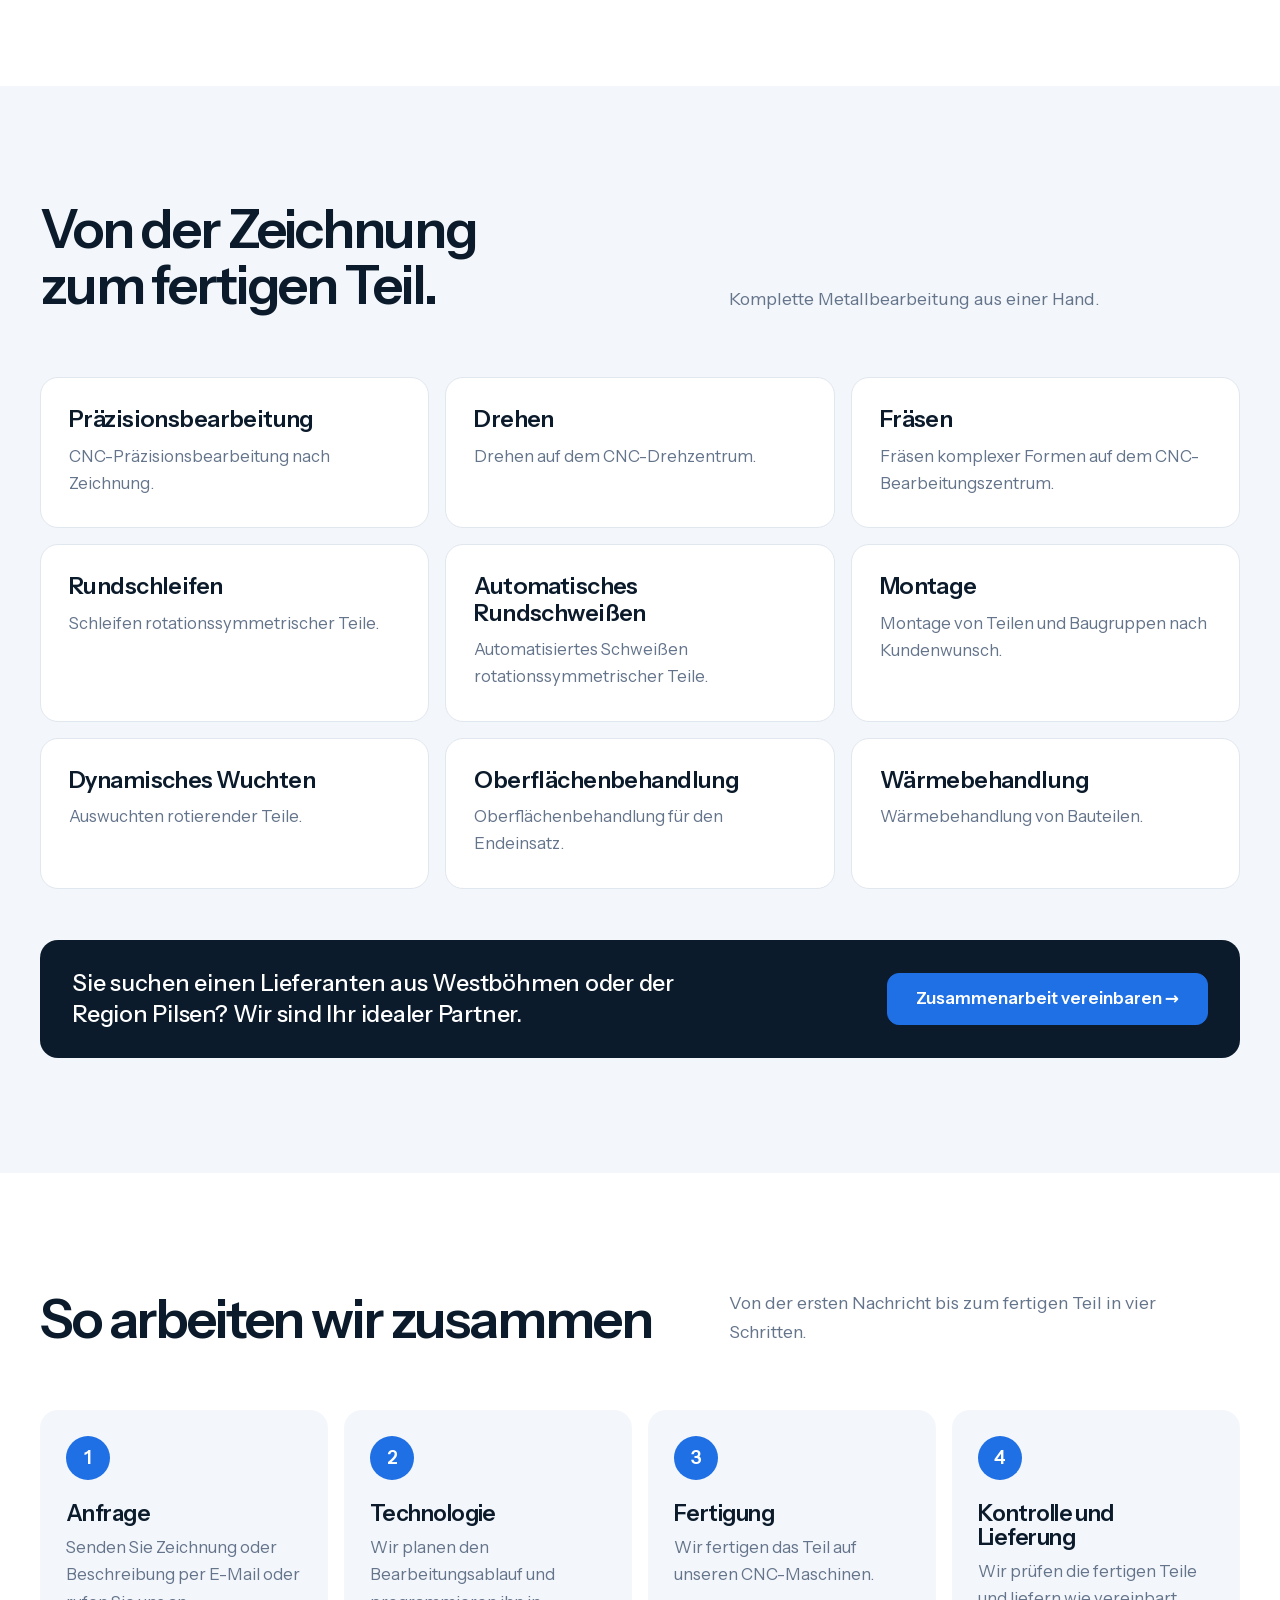
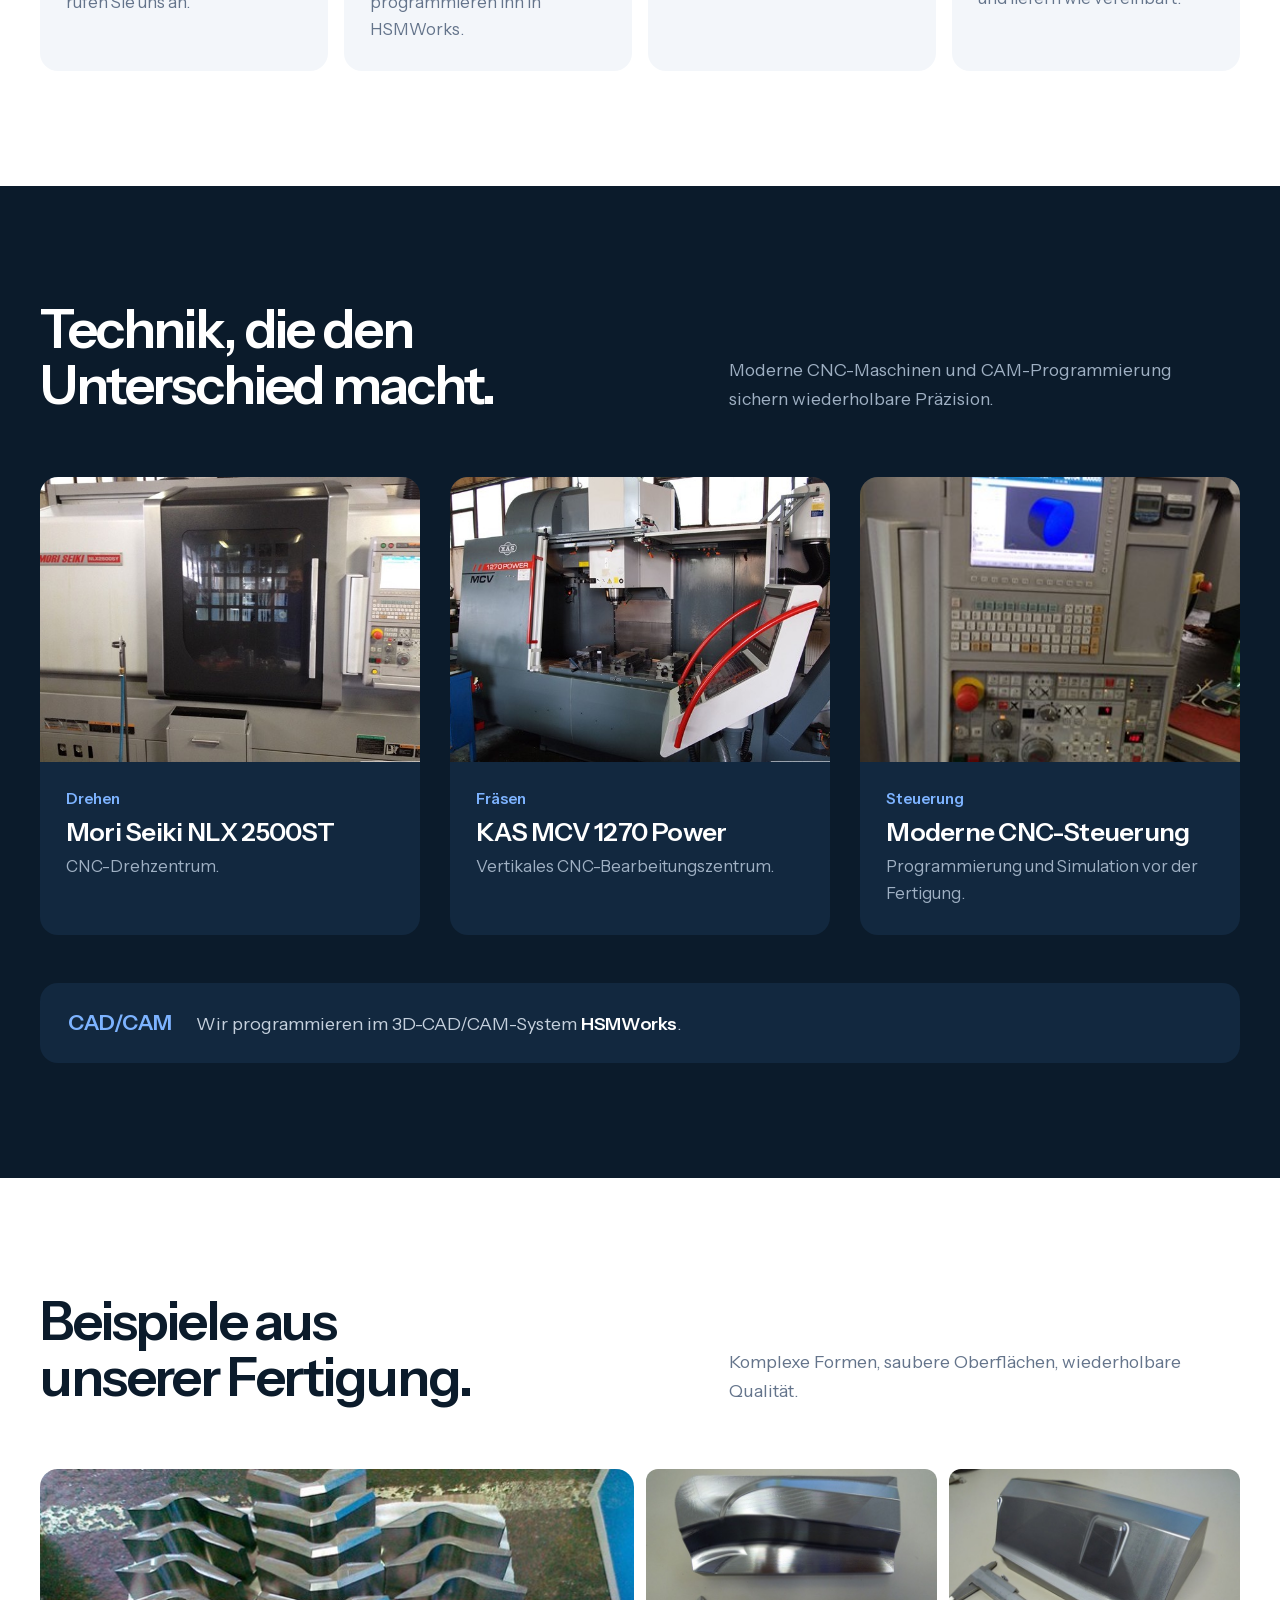
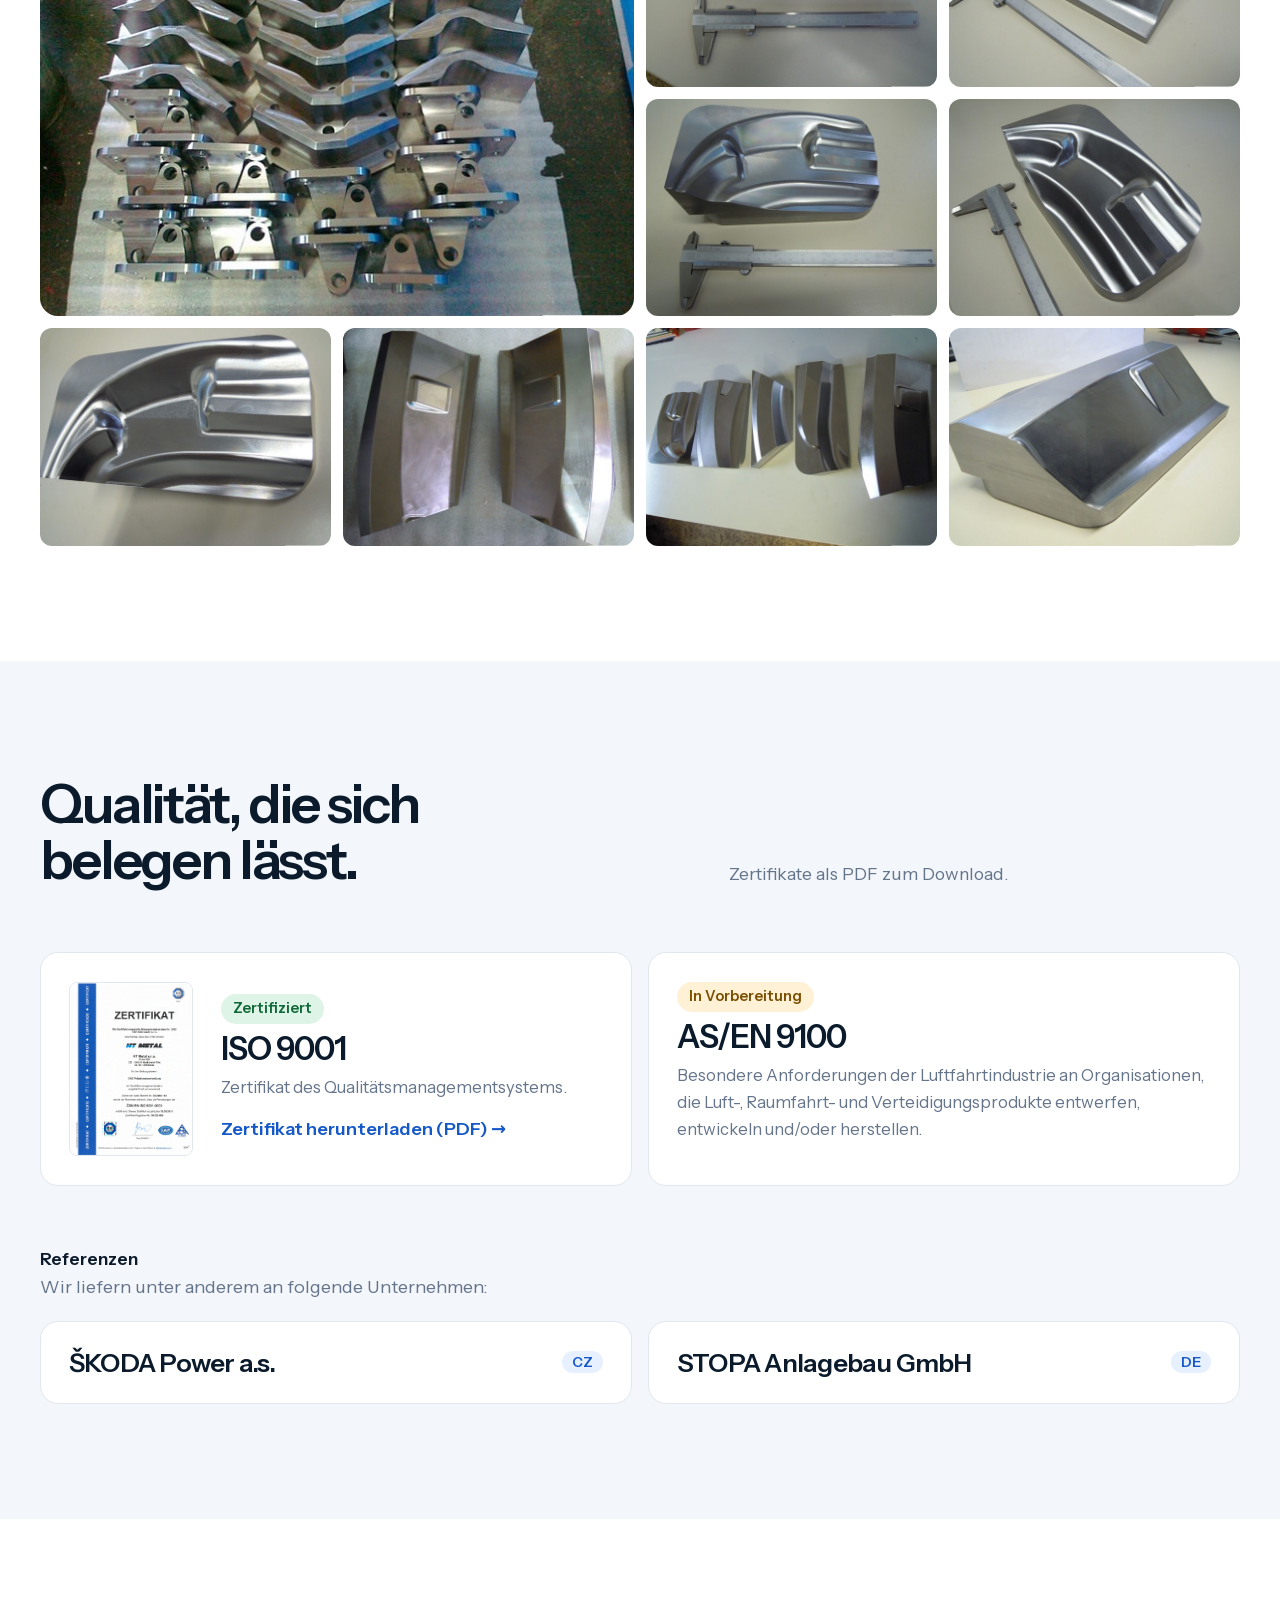
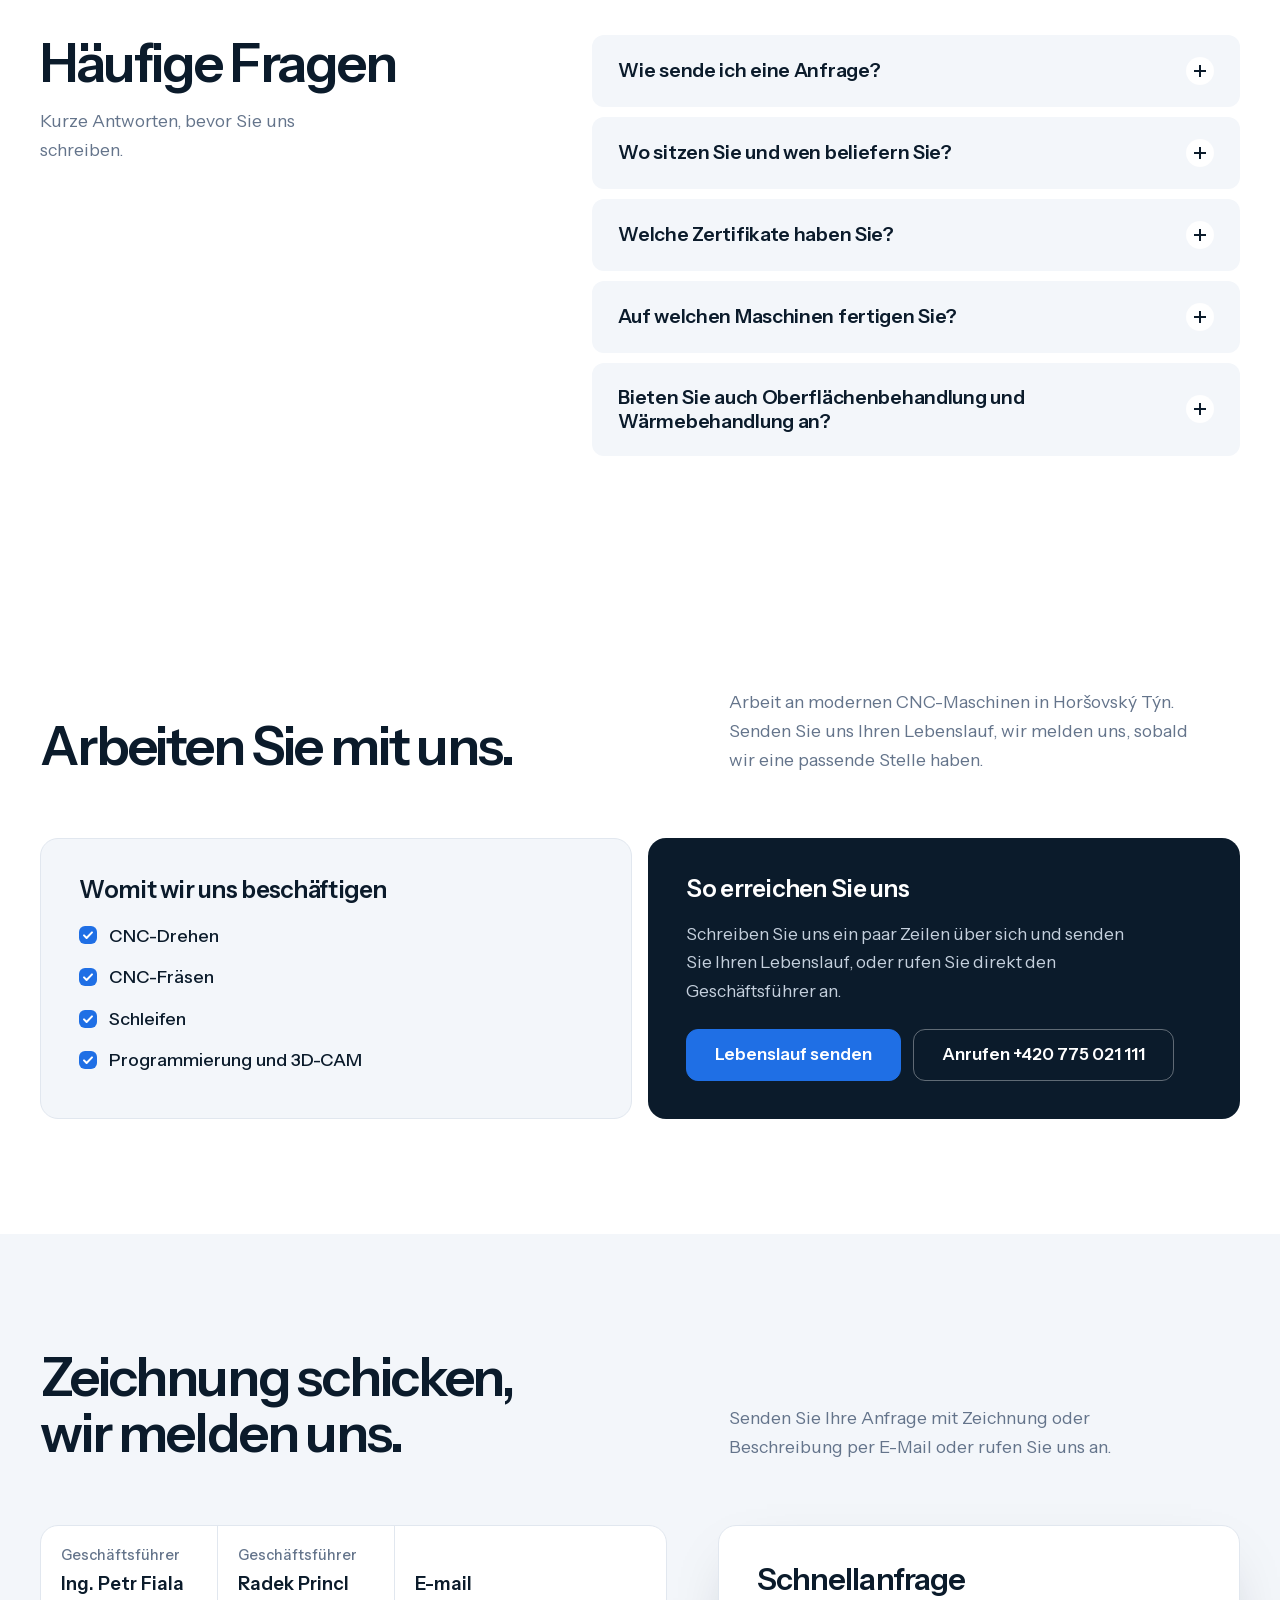
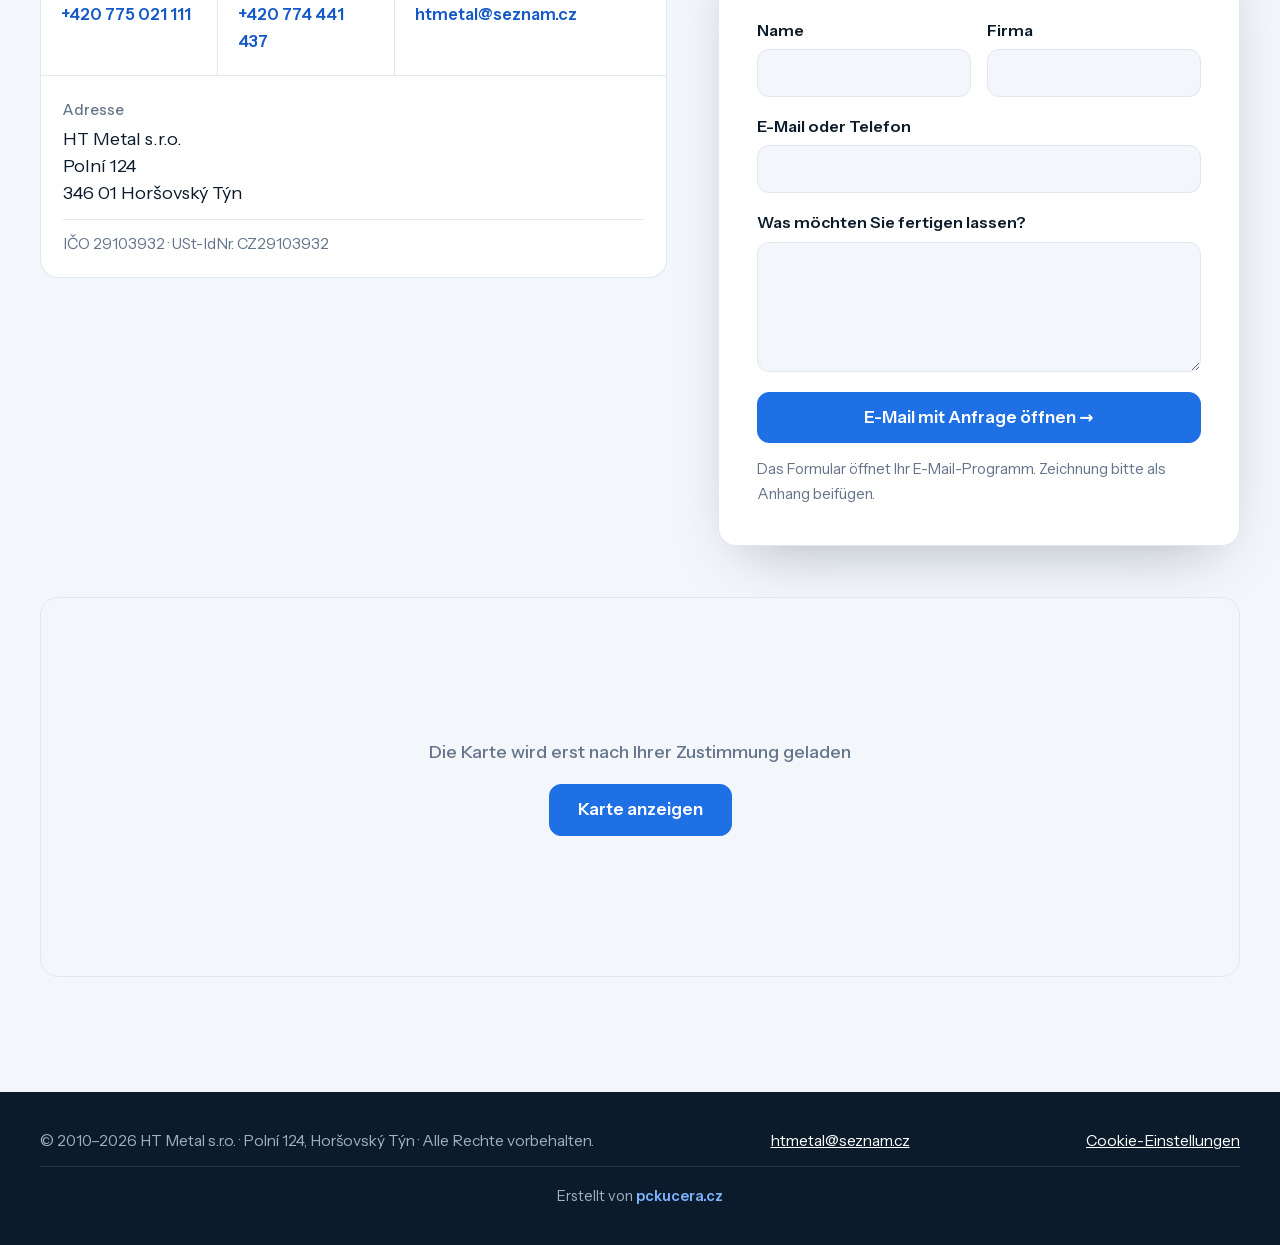
<file: de/index.html>
<!DOCTYPE html>
<html lang="de">
<head>
<meta charset="utf-8">
<meta name="viewport" content="width=device-width, initial-scale=1">
<title>HT Metal s.r.o. – CNC-Präzisionsbearbeitung, Horšovský Týn</title>
<meta name="description" content="CNC-Präzisionsbearbeitung, Drehen, Fräsen und Schleifen. Lohnfertigung aus Horšovský Týn (Tschechien). Zertifiziert nach ISO 9001.">
<meta name="theme-color" content="#0B1B2B">
<link rel="canonical" href="https://htmetal.cz/de/">
<link rel="alternate" hreflang="cs" href="https://htmetal.cz/">
<link rel="alternate" hreflang="de" href="https://htmetal.cz/de/">
<link rel="alternate" hreflang="en" href="https://htmetal.cz/en/">
<link rel="alternate" hreflang="x-default" href="https://htmetal.cz/">
<meta property="og:type" content="website">
<meta property="og:title" content="HT Metal s.r.o. – CNC-Präzisionsbearbeitung, Horšovský Týn">
<meta property="og:description" content="CNC-Präzisionsbearbeitung, Drehen, Fräsen und Schleifen. Lohnfertigung aus Horšovský Týn (Tschechien). Zertifiziert nach ISO 9001.">
<meta property="og:url" content="https://htmetal.cz/de/">
<meta property="og:image" content="https://htmetal.cz/img/stroj4.jpg">
<link rel="icon" href="../favicon.svg" type="image/svg+xml">
<link rel="stylesheet" href="../assets/style.css">
<script type="application/ld+json">{"@context": "https://schema.org", "@type": "LocalBusiness", "name": "HT Metal s.r.o.", "url": "https://htmetal.cz/", "description": "CNC-Präzisionsbearbeitung, Drehen, Fräsen und Schleifen. Lohnfertigung aus Horšovský Týn (Tschechien). Zertifiziert nach ISO 9001.", "email": "htmetal@seznam.cz", "telephone": "+420 775 021 111", "foundingDate": "2010", "address": {"@type": "PostalAddress", "streetAddress": "Polní 124", "addressLocality": "Horšovský Týn", "postalCode": "346 01", "addressCountry": "CZ"}, "geo": {"@type": "GeoCoordinates", "latitude": 49.52815, "longitude": 12.9497}}</script>
<script type="application/ld+json">{"@context": "https://schema.org", "@type": "FAQPage", "mainEntity": [{"@type": "Question", "name": "Wie sende ich eine Anfrage?", "acceptedAnswer": {"@type": "Answer", "text": "Schreiben Sie an htmetal@seznam.cz oder rufen Sie einen Geschäftsführer an. Hilfreich sind Zeichnung oder Beschreibung, Material und Stückzahl."}}, {"@type": "Question", "name": "Wo sitzen Sie und wen beliefern Sie?", "acceptedAnswer": {"@type": "Answer", "text": "Wir sitzen in Horšovský Týn in der Region Pilsen. Wir beliefern tschechische und ausländische Firmen, zum Beispiel ŠKODA Power und STOPA Anlagebau."}}, {"@type": "Question", "name": "Welche Zertifikate haben Sie?", "acceptedAnswer": {"@type": "Answer", "text": "Wir sind nach ISO 9001 zertifiziert, das Zertifikat können Sie im Bereich Zertifikate herunterladen. AS/EN 9100 für Luft- und Raumfahrt ist in Vorbereitung."}}, {"@type": "Question", "name": "Auf welchen Maschinen fertigen Sie?", "acceptedAnswer": {"@type": "Answer", "text": "Auf dem CNC-Drehzentrum Mori Seiki NLX 2500ST und dem vertikalen Bearbeitungszentrum KAS MCV 1270 Power. Wir programmieren in HSMWorks."}}, {"@type": "Question", "name": "Bieten Sie auch Oberflächenbehandlung und Wärmebehandlung an?", "acceptedAnswer": {"@type": "Answer", "text": "Ja, sie gehören zu unseren Leistungen in der Metallbearbeitung. Schreiben Sie uns Ihre Anforderungen, dann stimmen wir das Vorgehen ab."}}]}</script>
</head>
<body>
<a class="skip" href="#obsah">Zum Inhalt springen</a>
<header class="site-header">
  <div class="wrap bar">
    <a class="brand" href="#" aria-label="HT Metal"><img src="../img/logo-htmetal.png" alt="HT Metal" width="760" height="85"><small>Ihr starker Partner in der Metallbearbeitung</small></a>
    <button class="burger" type="button" aria-label="Menü" aria-expanded="false"><span></span></button>
    <nav class="nav" aria-label="Menü"><a href="#onas">Über uns</a><a href="#sluzby">Leistungen</a><a href="#stroje">Maschinen</a><a href="#vyrobky">Produkte</a><a href="#certifikace">Zertifikate</a><a href="#kariera">Karriere</a><a href="#kontakt">Kontakt</a><div class="langsw"><button type="button" class="lang-btn" aria-haspopup="true" aria-expanded="false" aria-label="Language"><svg class="flag" viewBox="0 0 5 3" width="20" height="12" aria-hidden="true"><path d="M0 0h5v1H0z"/><path fill="#d00" d="M0 1h5v1H0z"/><path fill="#ffce00" d="M0 2h5v1H0z"/></svg>DE<svg class="chev" viewBox="0 0 10 6" width="10" height="6" aria-hidden="true"><path d="M1 1l4 4 4-4" fill="none" stroke="currentColor" stroke-width="1.6" stroke-linecap="round" stroke-linejoin="round"/></svg></button><div class="lang-menu"><a class="lang" href="../" hreflang="cs" lang="cs"><svg class="flag" viewBox="0 0 6 4" width="20" height="13" aria-hidden="true"><path fill="#fff" d="M0 0h6v2H0z"/><path fill="#d7141a" d="M0 2h6v2H0z"/><path fill="#11457e" d="M0 0l3 2-3 2z"/></svg>CS<span>Čeština</span></a><a class="lang" href="../en/" hreflang="en" lang="en"><svg class="flag" viewBox="0 0 60 30" width="20" height="10" aria-hidden="true"><clipPath id="u"><path d="M0 0v30h60V0z"/></clipPath><g clip-path="url(#u)"><path d="M0 0v30h60V0z" fill="#012169"/><path d="M0 0l60 30m0-30L0 30" stroke="#fff" stroke-width="6"/><path d="M0 0l60 30m0-30L0 30" stroke="#C8102E" stroke-width="3"/><path d="M30 0v30M0 15h60" stroke="#fff" stroke-width="10"/><path d="M30 0v30M0 15h60" stroke="#C8102E" stroke-width="6"/></g></svg>EN<span>English</span></a></div></div><a class="cta" href="#kontakt">Anfrage</a></nav>
  </div>
</header>
<main id="obsah">
<section class="hero">
  <div class="wrap">
    <div class="hero-grid">
      <div>
        
        <h1>Präzise Metallbearbeitung, <em>auf die Verlass ist.</em></h1>
        <p class="lead">Wir drehen, fräsen und schleifen auf modernen CNC-Maschinen. Wir passen uns Ihren Anforderungen an – für Industrie und Energietechnik.</p>
        <div class="btns"><a class="btn primary" href="#kontakt">Anfrage senden →</a><a class="btn ghost" href="mailto:htmetal@seznam.cz">htmetal@seznam.cz</a></div>
      </div>
      <div class="hero-media"><span class="corner tl"></span><span class="corner br"></span>
        <figure><img src="../img/stroj4.jpg" alt="Fräsen auf dem CNC-Zentrum · 3D-CAM HSMWorks" fetchpriority="high">
          <svg class="tp" viewBox="0 0 400 300" preserveAspectRatio="none" aria-hidden="true"><path class="tp-ghost" d="M50 50H350V250H70V70H330V230H90V90H310V210H110V110H290V190H130V130H270"/><path class="tp-line" d="M50 50H350V250H70V70H330V230H90V90H310V210H110V110H290V190H130V130H270"/><circle class="tp-dot" r="7"/></svg>
          <figcaption>Fräsen auf dem CNC-Zentrum · 3D-CAM HSMWorks</figcaption></figure>
        <div class="dro" aria-hidden="true"><b>Werkzeugweg</b><span>Fräsen – Beispiel</span>
          <dl><dt>X</dt><dd data-ax="x">0.000</dd><dt>Y</dt><dd data-ax="y">0.000</dd><dt>Z</dt><dd data-ax="z">0.000</dd></dl></div>
      </div>
    </div>
    <div class="facts"><div class="fact"><b>seit 2010</b><span>in der Metallbearbeitung</span></div><div class="fact"><b>ISO 9001</b><span>zertifiziertes Qualitätssystem</span></div><div class="fact"><b>AS/EN 9100</b><span>in Vorbereitung – Luft- und Raumfahrt</span></div><div class="fact"><b>CNC</b><span>Drehen · Fräsen · Schleifen</span></div></div>
  </div>
</section>

<section id="onas"><div class="wrap about">
  <div class="rv"><div class="sec-head" style="margin-bottom:24px"><h2>Erfahrenes Team, moderne Technik, höchste Präzision.</h2></div><p>HT Metal s.r.o. ist Spezialist für die Metallbearbeitung – Fräsen, Drehen und Schleifen auf konventionellen und CNC-Maschinen. Wir bieten auch weitere Leistungen rund um die Metallverarbeitung.</p><p>Das Unternehmen wurde 2010 gegründet und baut seine Fertigung auf der Erfahrung und dem Fachwissen von Mitarbeitern, die seit vielen Jahren in der Metallbearbeitung tätig sind. Mit einem technologisch gut ausgestatteten Maschinenpark und qualifiziertem Personal fertigen wir professionell bearbeitete Teile mit höchster Präzision.</p><ul class="checks"><li>Wir passen uns den Bedürfnissen des Kunden an</li><li>Idealer Partner für Westböhmen und die Region Pilsen</li><li>Lieferungen an tschechische und ausländische Firmen</li><li>Programmierung im 3D-CAD/CAM-System HSMWorks</li></ul></div>
  <div class="about-side"><div class="stat-card rv"><h3>Kernprogramm</h3><div class="tags tags-lg"><span>Luftfahrtindustrie</span><span>Druckindustrie</span></div></div><div class="stat-card rv"><h3>Zertifikate</h3><p>ISO 9001 – zertifiziert. AS/EN 9100 (Luft- und Raumfahrt) – in Vorbereitung.</p></div><div class="stat-card rv"><h3>HSMWorks</h3><p>Wir programmieren im 3D-CAD/CAM-System <b>HSMWorks</b>.</p><div class="tags"><span>CNC</span><span>3D CAM</span><span>ISO 9001</span></div></div></div>
</div></section>

<section id="sluzby" class="alt"><div class="wrap">
  <div class="sec-head rv"><h2>Von der Zeichnung zum fertigen Teil.</h2><p>Komplette Metallbearbeitung aus einer Hand.</p></div>
  <div class="cards"><article class="card rv"><h3>Präzisionsbearbeitung</h3><p>CNC-Präzisionsbearbeitung nach Zeichnung.</p></article><article class="card rv"><h3>Drehen</h3><p>Drehen auf dem CNC-Drehzentrum.</p></article><article class="card rv"><h3>Fräsen</h3><p>Fräsen komplexer Formen auf dem CNC-Bearbeitungszentrum.</p></article><article class="card rv"><h3>Rundschleifen</h3><p>Schleifen rotationssymmetrischer Teile.</p></article><article class="card rv"><h3>Automatisches Rundschweißen</h3><p>Automatisiertes Schweißen rotationssymmetrischer Teile.</p></article><article class="card rv"><h3>Montage</h3><p>Montage von Teilen und Baugruppen nach Kundenwunsch.</p></article><article class="card rv"><h3>Dynamisches Wuchten</h3><p>Auswuchten rotierender Teile.</p></article><article class="card rv"><h3>Oberflächenbehandlung</h3><p>Oberflächenbehandlung für den Endeinsatz.</p></article><article class="card rv"><h3>Wärmebehandlung</h3><p>Wärmebehandlung von Bauteilen.</p></article></div>
  <div class="note rv"><p>Sie suchen einen Lieferanten aus Westböhmen oder der Region Pilsen? Wir sind Ihr idealer Partner.</p><a class="btn dark" href="#kontakt">Zusammenarbeit vereinbaren →</a></div>
</div></section>

<section id="postup"><div class="wrap">
  <div class="sec-head rv"><h2>So arbeiten wir zusammen</h2><p>Von der ersten Nachricht bis zum fertigen Teil in vier Schritten.</p></div>
  <ol class="steps"><li class="rv"><span class="sn">1</span><h3>Anfrage</h3><p>Senden Sie Zeichnung oder Beschreibung per E-Mail oder rufen Sie uns an.</p></li><li class="rv"><span class="sn">2</span><h3>Technologie</h3><p>Wir planen den Bearbeitungsablauf und programmieren ihn in HSMWorks.</p></li><li class="rv"><span class="sn">3</span><h3>Fertigung</h3><p>Wir fertigen das Teil auf unseren CNC-Maschinen.</p></li><li class="rv"><span class="sn">4</span><h3>Kontrolle und Lieferung</h3><p>Wir prüfen die fertigen Teile und liefern wie vereinbart.</p></li></ol>
</div></section>

<section id="stroje" class="dark"><div class="wrap">
  <div class="sec-head rv"><h2>Technik, die den Unterschied macht.</h2><p>Moderne CNC-Maschinen und CAM-Programmierung sichern wiederholbare Präzision.</p></div>
  <div class="machines"><article class="m-card tall rv"><img src="../img/stroj1.jpg" alt="CNC-Drehzentrum Mori Seiki NLX 2500ST" loading="lazy"><div class="m-body"><span class="eyebrow">Drehen</span><h3>Mori Seiki NLX 2500ST</h3><p>CNC-Drehzentrum.</p></div></article><article class="m-card rv"><img src="../img/stroj3.jpg" alt="Vertikales Bearbeitungszentrum KAS MCV 1270 Power" loading="lazy"><div class="m-body"><span class="eyebrow">Fräsen</span><h3>KAS MCV 1270 Power</h3><p>Vertikales CNC-Bearbeitungszentrum.</p></div></article><article class="m-card rv"><img src="../img/stroj2.jpg" alt="Bedienpanel einer CNC-Maschine" loading="lazy"><div class="m-body"><span class="eyebrow">Steuerung</span><h3>Moderne CNC-Steuerung</h3><p>Programmierung und Simulation vor der Fertigung.</p></div></article></div>
  <div class="cam rv"><b>CAD/CAM</b><span>Wir programmieren im 3D-CAD/CAM-System <b>HSMWorks</b>.</span></div>
</div></section>

<section id="vyrobky"><div class="wrap">
  <div class="sec-head rv"><h2>Beispiele aus unserer Fertigung.</h2><p>Komplexe Formen, saubere Oberflächen, wiederholbare Qualität.</p></div>
  <div class="gallery rv"><button type="button" data-full="../img/produkt7.jpg" aria-label="Gefrästes Teil mit Messschieber"><img src="../img/produkt7.jpg" alt="Gefrästes Teil mit Messschieber" loading="lazy"></button><button type="button" data-full="../img/produkt1.jpg" aria-label="Gefrästes Teil mit Messschieber"><img src="../img/produkt1.jpg" alt="Gefrästes Teil mit Messschieber" loading="lazy"></button><button type="button" data-full="../img/produkt2.jpg" aria-label="Gefrästes Teil mit Messschieber"><img src="../img/produkt2.jpg" alt="Gefrästes Teil mit Messschieber" loading="lazy"></button><button type="button" data-full="../img/produkt3.jpg" aria-label="Gefrästes Teil"><img src="../img/produkt3.jpg" alt="Gefrästes Teil" loading="lazy"></button><button type="button" data-full="../img/produkt4.jpg" aria-label="Gefrästes Teil"><img src="../img/produkt4.jpg" alt="Gefrästes Teil" loading="lazy"></button><button type="button" data-full="../img/produkt5.jpg" aria-label="Gefrästes Teil"><img src="../img/produkt5.jpg" alt="Gefrästes Teil" loading="lazy"></button><button type="button" data-full="../img/produkt8.jpg" aria-label="Satz bearbeiteter Teile"><img src="../img/produkt8.jpg" alt="Satz bearbeiteter Teile" loading="lazy"></button><button type="button" data-full="../img/produkt6.jpg" aria-label="Serie bearbeiteter Konsolen"><img src="../img/produkt6.jpg" alt="Serie bearbeiteter Konsolen" loading="lazy"></button><button type="button" data-full="../img/produkt9.jpg" aria-label="Zwei bearbeitete Teile"><img src="../img/produkt9.jpg" alt="Zwei bearbeitete Teile" loading="lazy"></button></div>
</div></section>
<dialog class="lb" id="lb"><button class="x" type="button" aria-label="Schließen">×</button><button class="nv prev" type="button" aria-label="Zurück">‹</button><img alt=""><button class="nv next" type="button" aria-label="Weiter">›</button></dialog>

<section id="certifikace" class="alt"><div class="wrap">
  <div class="sec-head rv"><h2>Qualität, die sich belegen lässt.</h2><p>Zertifikate als PDF zum Download.</p></div>
  <div class="certs"><article class="cert rv"><img src="../img/htmetal_de.gif" alt="ISO 9001" loading="lazy"><div><span class="badge">Zertifiziert</span><h3>ISO 9001</h3><p>Zertifikat des Qualitätsmanagementsystems.</p><a class="l" href="../certif_9001_de.pdf">Zertifikat herunterladen (PDF) →</a></div></article><article class="cert rv"><div><span class="badge wip">In Vorbereitung</span><h3>AS/EN 9100</h3><p>Besondere Anforderungen der Luftfahrtindustrie an Organisationen, die Luft-, Raumfahrt- und Verteidigungsprodukte entwerfen, entwickeln und/oder herstellen.</p></div></article></div>
  <div class="refs"><h3>Referenzen</h3><p style="margin:0 0 16px;color:var(--steel)">Wir liefern unter anderem an folgende Unternehmen:</p><div class="ref-row"><div class="ref rv">ŠKODA Power a.s.<small>CZ</small></div><div class="ref rv">STOPA Anlagebau GmbH<small>DE</small></div></div></div>
</div></section>

<section id="faq"><div class="wrap faqwrap">
  <div class="sec-head rv"><h2>Häufige Fragen</h2><p>Kurze Antworten, bevor Sie uns schreiben.</p></div>
  <div class="faq"><details class="rv"><summary>Wie sende ich eine Anfrage?</summary><p>Schreiben Sie an htmetal@seznam.cz oder rufen Sie einen Geschäftsführer an. Hilfreich sind Zeichnung oder Beschreibung, Material und Stückzahl.</p></details><details class="rv"><summary>Wo sitzen Sie und wen beliefern Sie?</summary><p>Wir sitzen in Horšovský Týn in der Region Pilsen. Wir beliefern tschechische und ausländische Firmen, zum Beispiel ŠKODA Power und STOPA Anlagebau.</p></details><details class="rv"><summary>Welche Zertifikate haben Sie?</summary><p>Wir sind nach ISO 9001 zertifiziert, das Zertifikat können Sie im Bereich Zertifikate herunterladen. AS/EN 9100 für Luft- und Raumfahrt ist in Vorbereitung.</p></details><details class="rv"><summary>Auf welchen Maschinen fertigen Sie?</summary><p>Auf dem CNC-Drehzentrum Mori Seiki NLX 2500ST und dem vertikalen Bearbeitungszentrum KAS MCV 1270 Power. Wir programmieren in HSMWorks.</p></details><details class="rv"><summary>Bieten Sie auch Oberflächenbehandlung und Wärmebehandlung an?</summary><p>Ja, sie gehören zu unseren Leistungen in der Metallbearbeitung. Schreiben Sie uns Ihre Anforderungen, dann stimmen wir das Vorgehen ab.</p></details></div>
</div></section>

<section id="kariera"><div class="wrap">
  <div class="sec-head rv"><h2>Arbeiten Sie mit uns.</h2><p>Arbeit an modernen CNC-Maschinen in Horšovský Týn. Senden Sie uns Ihren Lebenslauf, wir melden uns, sobald wir eine passende Stelle haben.</p></div>
  <div class="career">
    <div class="career-list rv"><h3>Womit wir uns beschäftigen</h3><ul><li>CNC-Drehen</li><li>CNC-Fräsen</li><li>Schleifen</li><li>Programmierung und 3D-CAM</li></ul></div>
    <div class="career-cta rv"><h3>So erreichen Sie uns</h3><p>Schreiben Sie uns ein paar Zeilen über sich und senden Sie Ihren Lebenslauf, oder rufen Sie direkt den Geschäftsführer an.</p><div class="btns"><a class="btn primary" href="mailto:htmetal@seznam.cz?subject=Karriere%20%E2%80%93%20HT%20Metal">Lebenslauf senden</a><a class="btn ghost" href="tel:+420775021111">Anrufen +420 775 021 111</a></div></div>
  </div>
</div></section>

<section id="kontakt" class="alt"><div class="wrap">
  <div class="sec-head rv"><h2>Zeichnung schicken, wir melden uns.</h2><p>Senden Sie Ihre Anfrage mit Zeichnung oder Beschreibung per E-Mail oder rufen Sie uns an.</p></div>
  <div class="contact">
    <div class="rv">
      <div class="people">
        <div class="person"><b>Ing. Petr Fiala</b><span>Geschäftsführer</span><a href="tel:+420775021111">+420 775 021 111</a></div>
        <div class="person"><b>Radek Princl</b><span>Geschäftsführer</span><a href="tel:+420774441437">+420 774 441 437</a></div>
        <div class="person"><b>E-mail</b><span>&nbsp;</span><a href="mailto:htmetal@seznam.cz">htmetal@seznam.cz</a></div>
      </div>
      <address class="addr"><b>Adresse</b><br>HT Metal s.r.o.<br>Polní 124<br>346 01 Horšovský Týn<small>IČO 29103932 · USt-IdNr. CZ29103932</small></address>
    </div>
    <form class="rfq rv" data-to="htmetal@seznam.cz" data-subject="Anfrage – HT Metal" action="mailto:htmetal@seznam.cz" method="post" enctype="text/plain">
      <h3>Schnellanfrage</h3>
      <div class="row2"><label>Name<input name="name" required autocomplete="name"></label><label>Firma<input name="company" autocomplete="organization"></label></div>
      <label>E-Mail oder Telefon<input name="contact" required autocomplete="email"></label>
      <label>Was möchten Sie fertigen lassen?<textarea name="message" required></textarea></label>
      <button class="btn primary" type="submit">E-Mail mit Anfrage öffnen →</button>
      <p class="hint">Das Formular öffnet Ihr E-Mail-Programm. Zeichnung bitte als Anhang beifügen.</p>
    </form>
  </div>
  <div class="map rv"><div class="map-ph"><p>Die Karte wird erst nach Ihrer Zustimmung geladen</p><button type="button" class="btn primary" data-cc-open>Karte anzeigen</button></div><iframe title="Karte" hidden loading="lazy" referrerpolicy="no-referrer" data-src="https://www.openstreetmap.org/export/embed.html?bbox=12.9300%2C49.5200%2C12.9700%2C49.5360&amp;layer=mapnik&amp;marker=49.52815%2C12.94970"></iframe></div>
</div></section>
</main>
<footer><div class="wrap"><span>© 2010–2026 HT Metal s.r.o. · Polní 124, Horšovský Týn · Alle Rechte vorbehalten.</span><span><a href="mailto:htmetal@seznam.cz">htmetal@seznam.cz</a></span><span><button type="button" class="cc-link" data-cc-open>Cookie-Einstellungen</button></span><span class="made">Erstellt von <a href="https://pckucera.cz" target="_blank" rel="noopener">pckucera.cz</a></span></div></footer>
<div id="cc" class="cc" role="dialog" aria-live="polite" aria-label="Cookies" hidden><p>Diese Website nutzt nur einen externen Dienst: die OpenStreetMap-Karte. Sie wird erst nach Ihrer Zustimmung geladen und kann Cookies setzen. Analyse- oder Werbedienste setzen wir nicht ein.</p><div class="cc-b"><button type="button" class="btn ghost" data-cc="no">Ablehnen</button><button type="button" class="btn primary" data-cc="yes">Akzeptieren</button></div></div>
<div class="mbar"><a href="tel:+420775021111">Anrufen</a><a class="p" href="#kontakt">Anfrage</a></div>
<script src="../assets/app.js" defer></script>
</body>
</html>
</file>
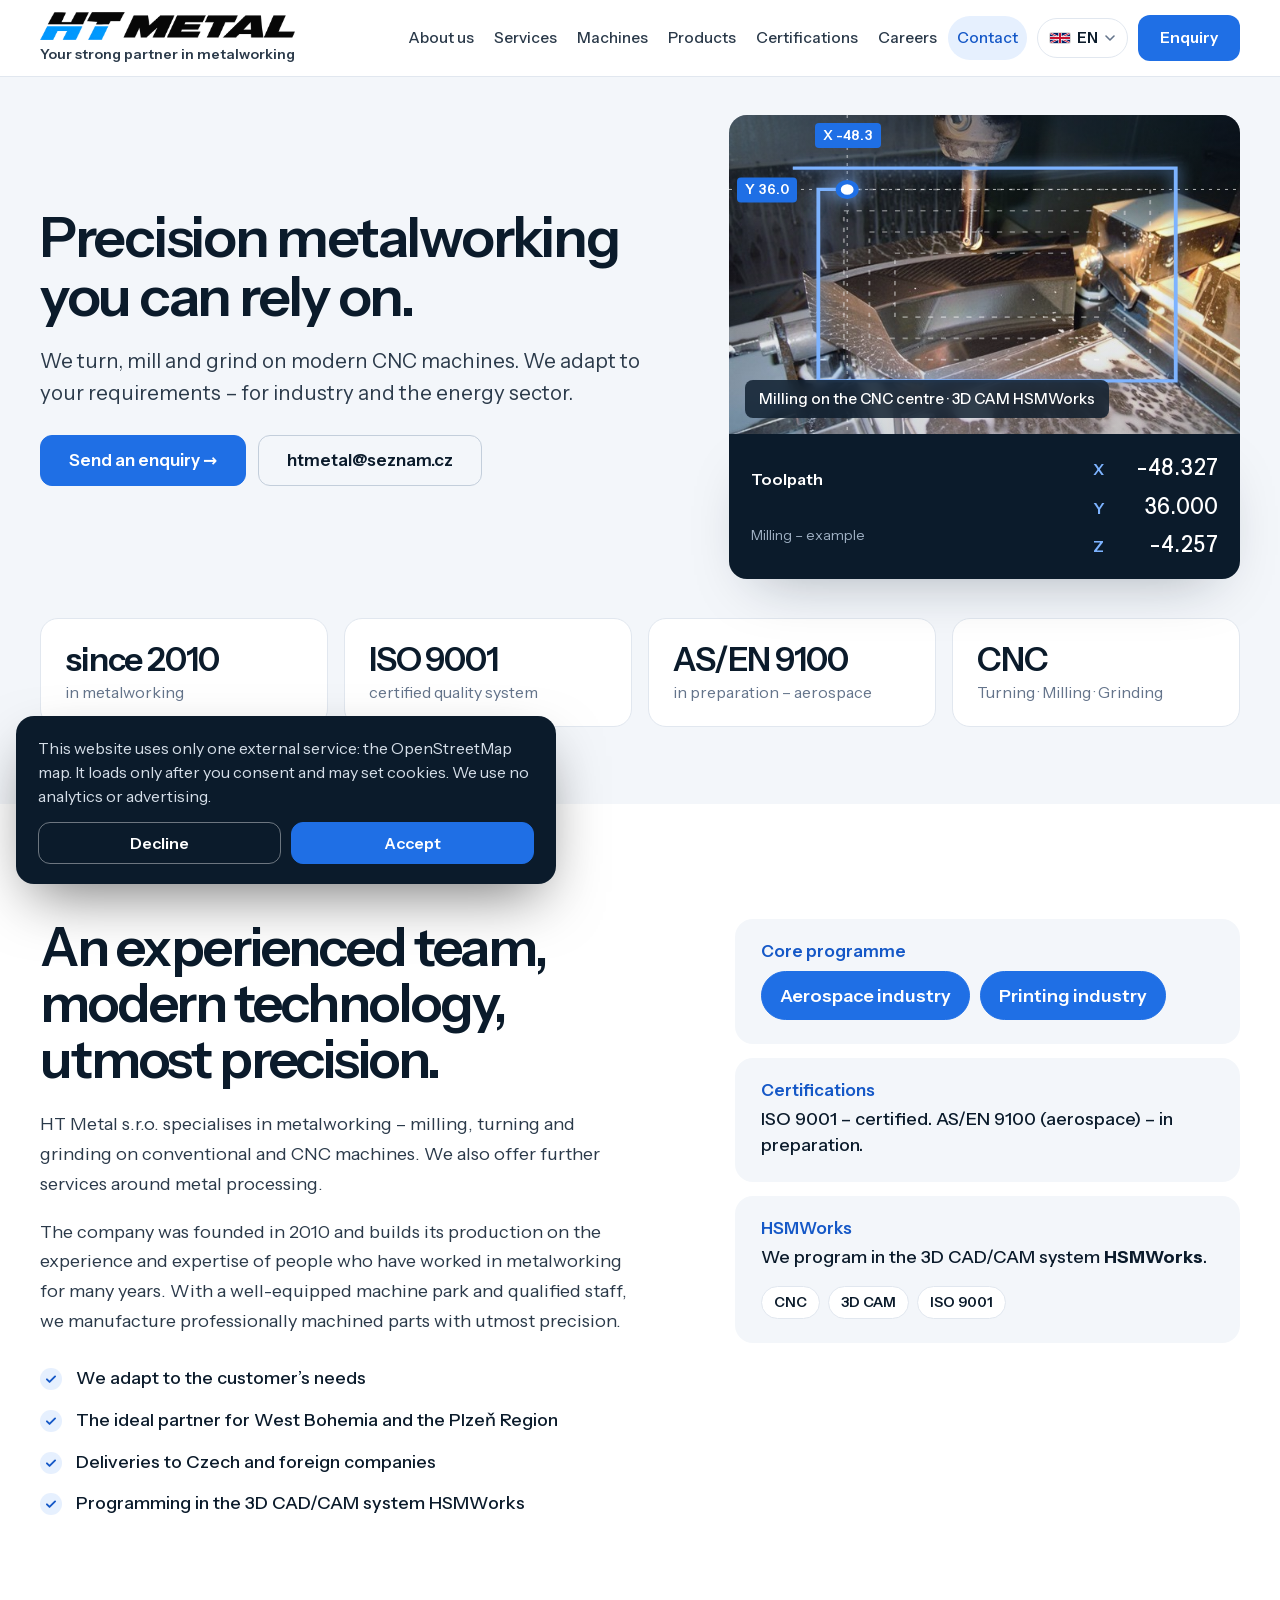
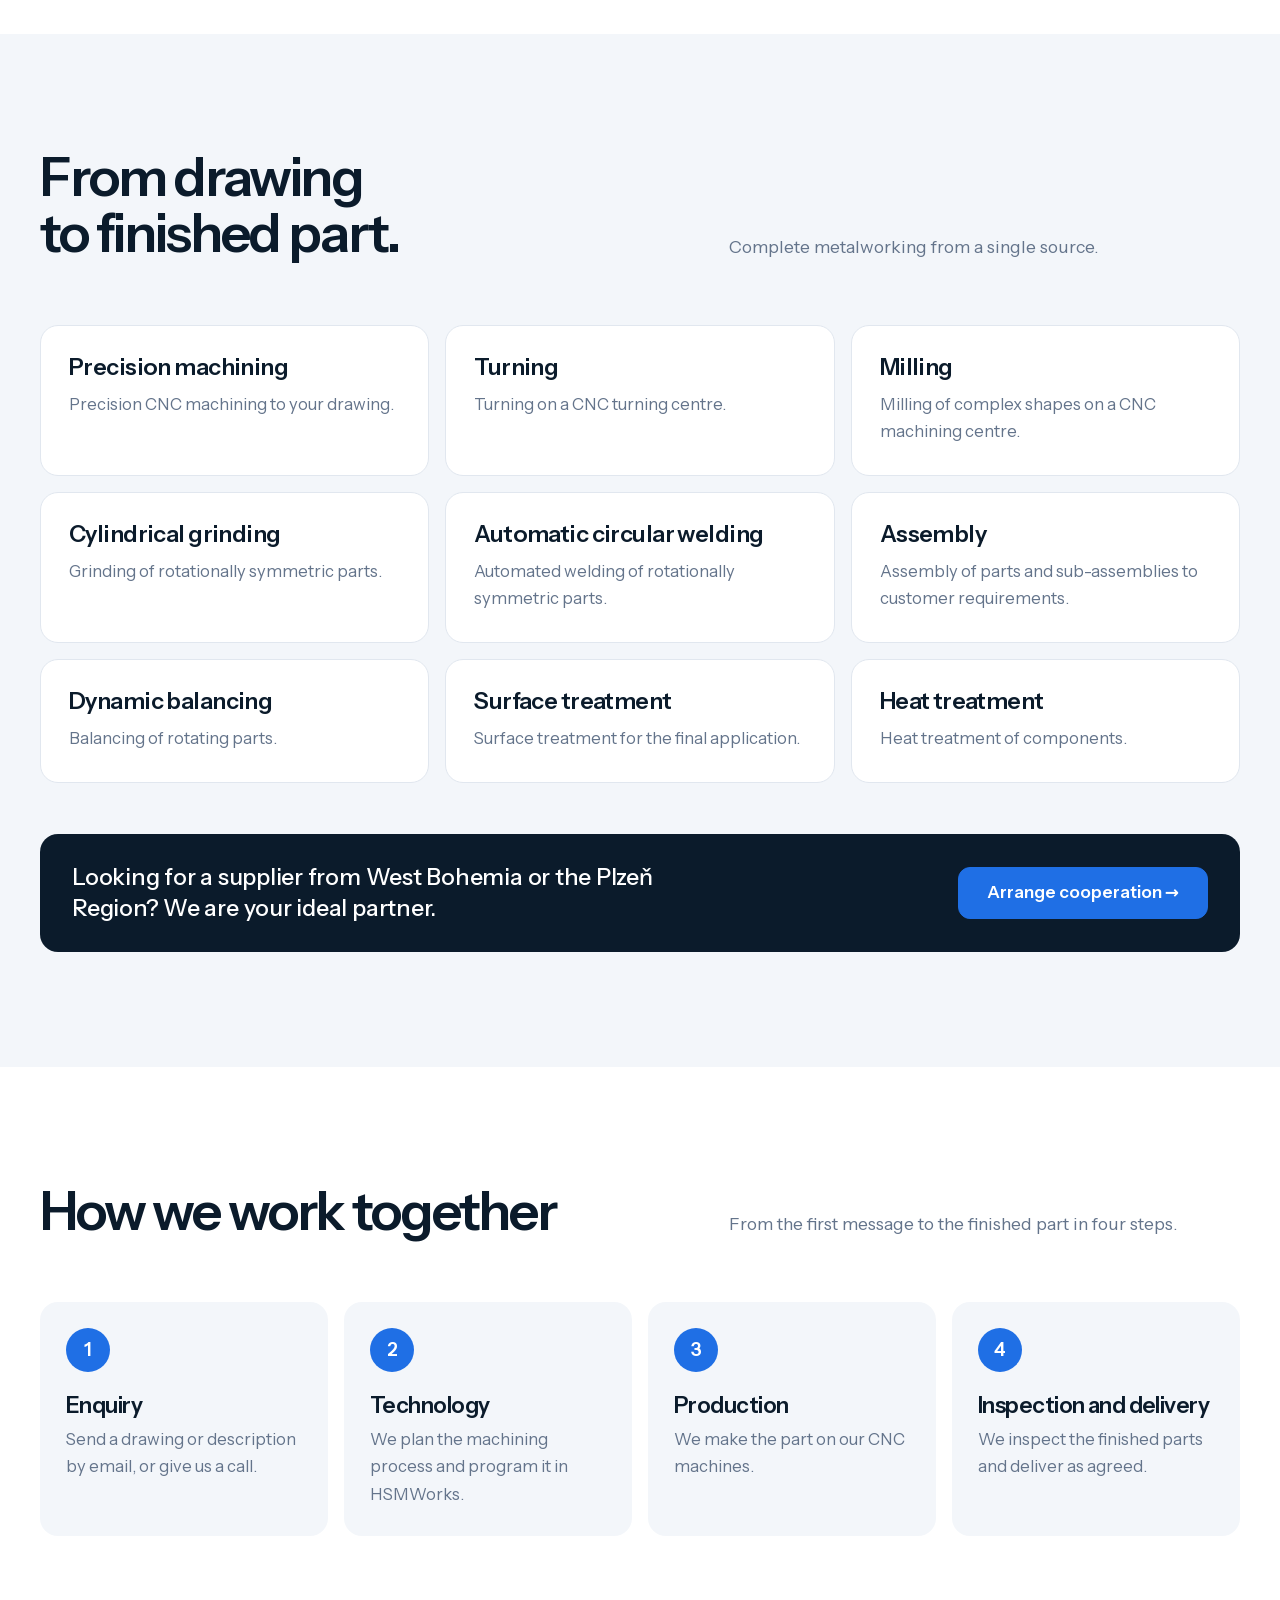
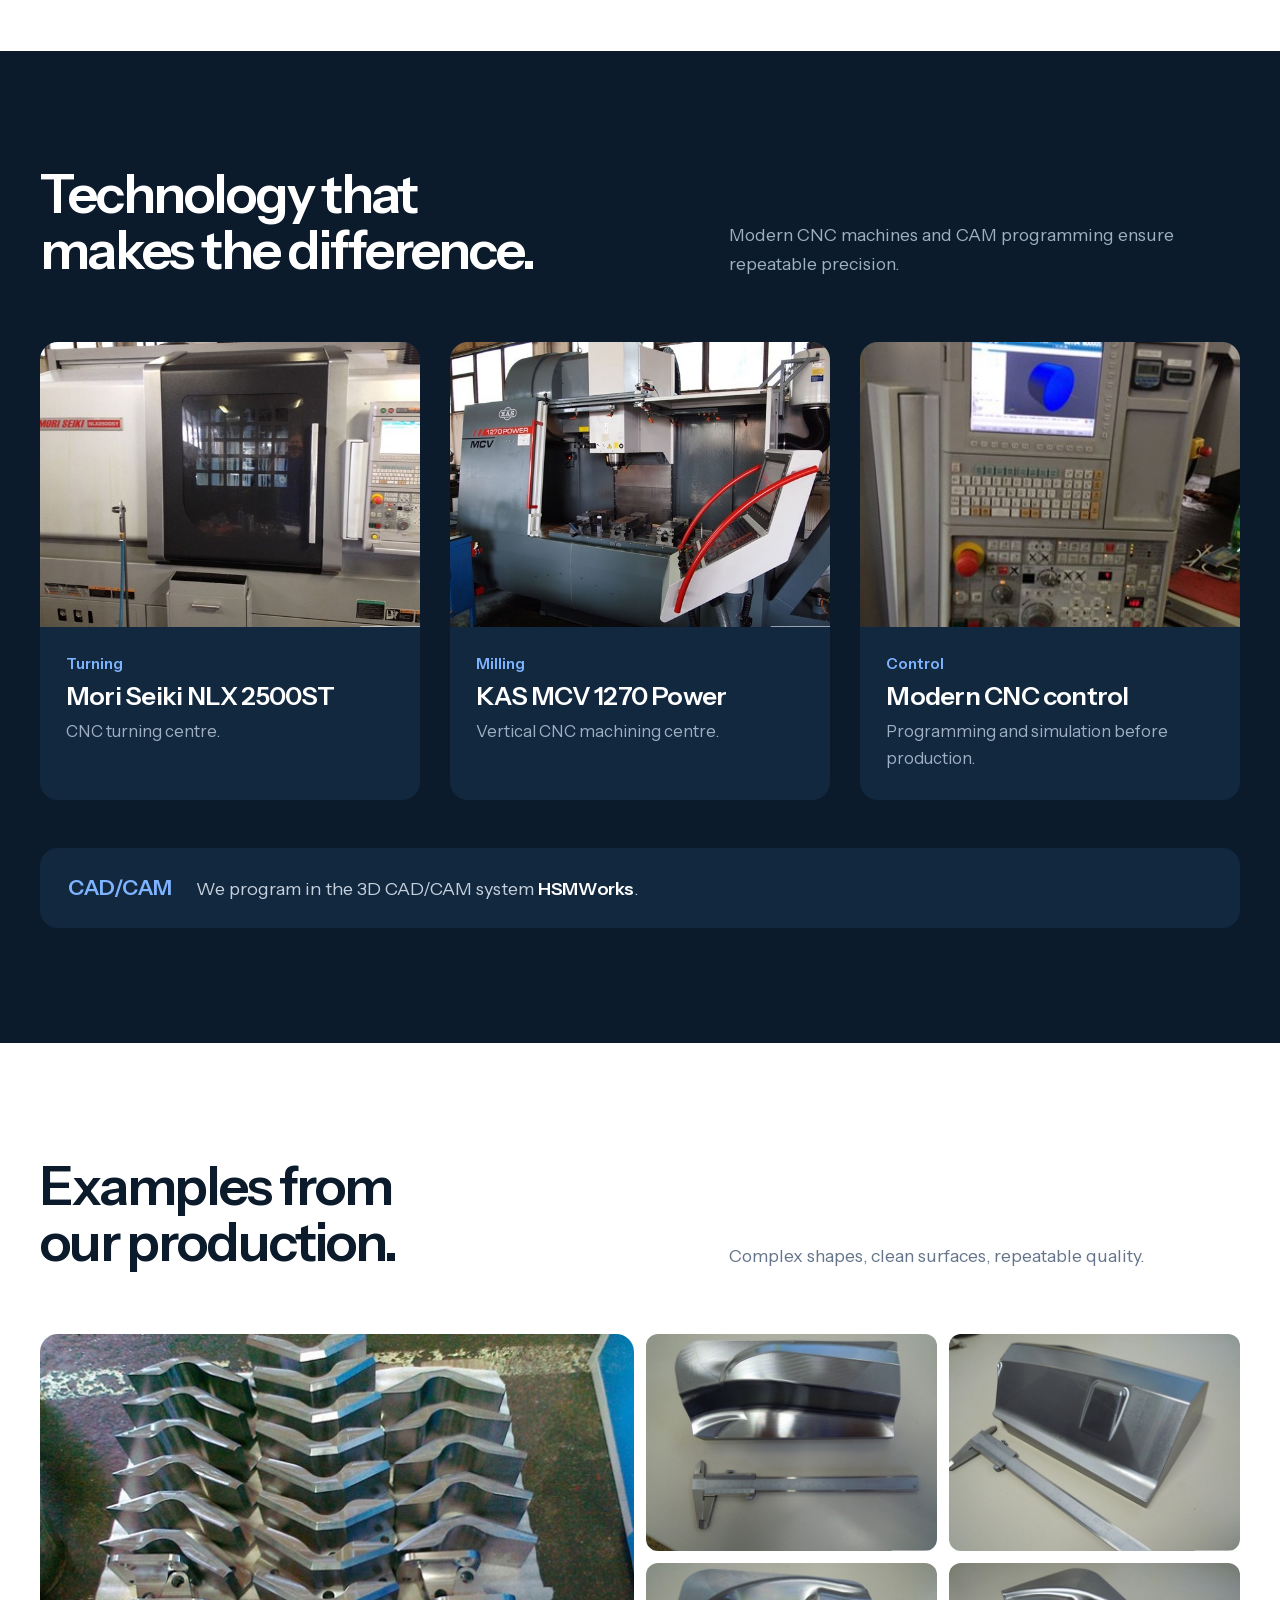
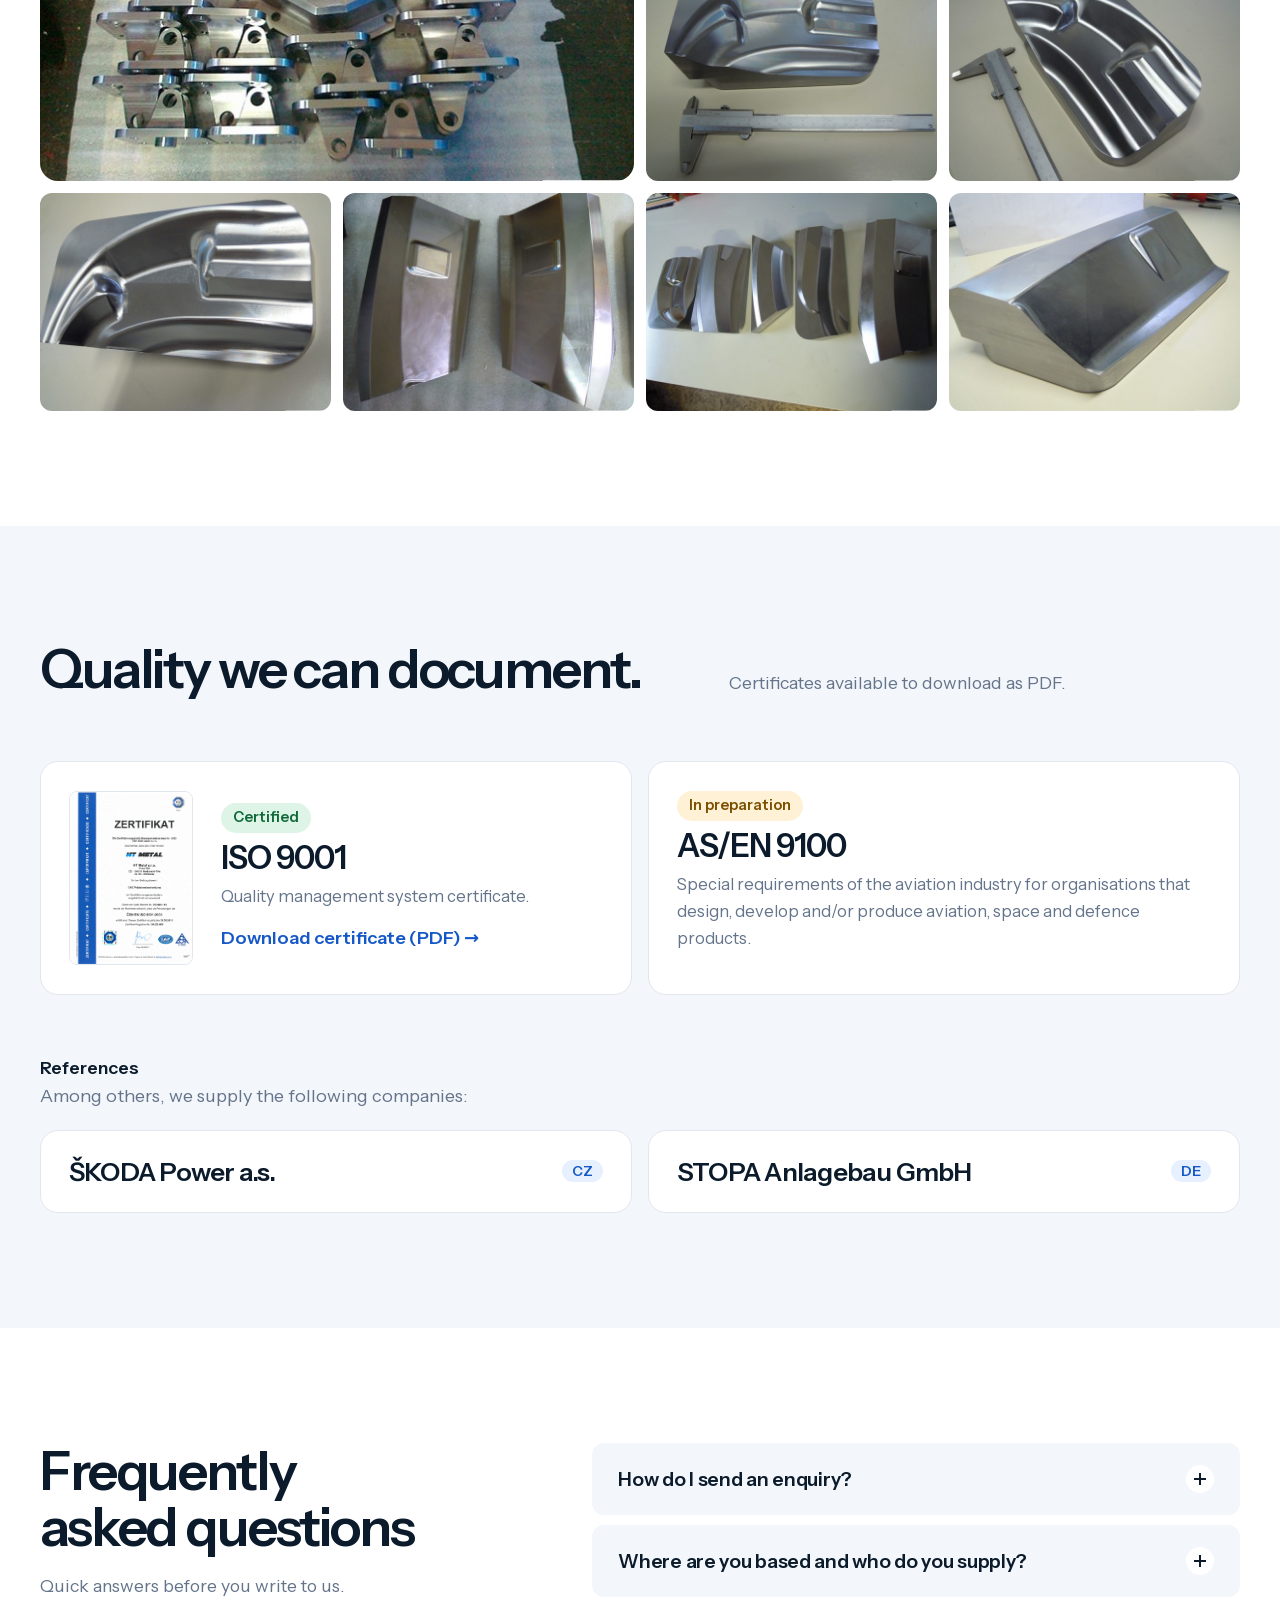
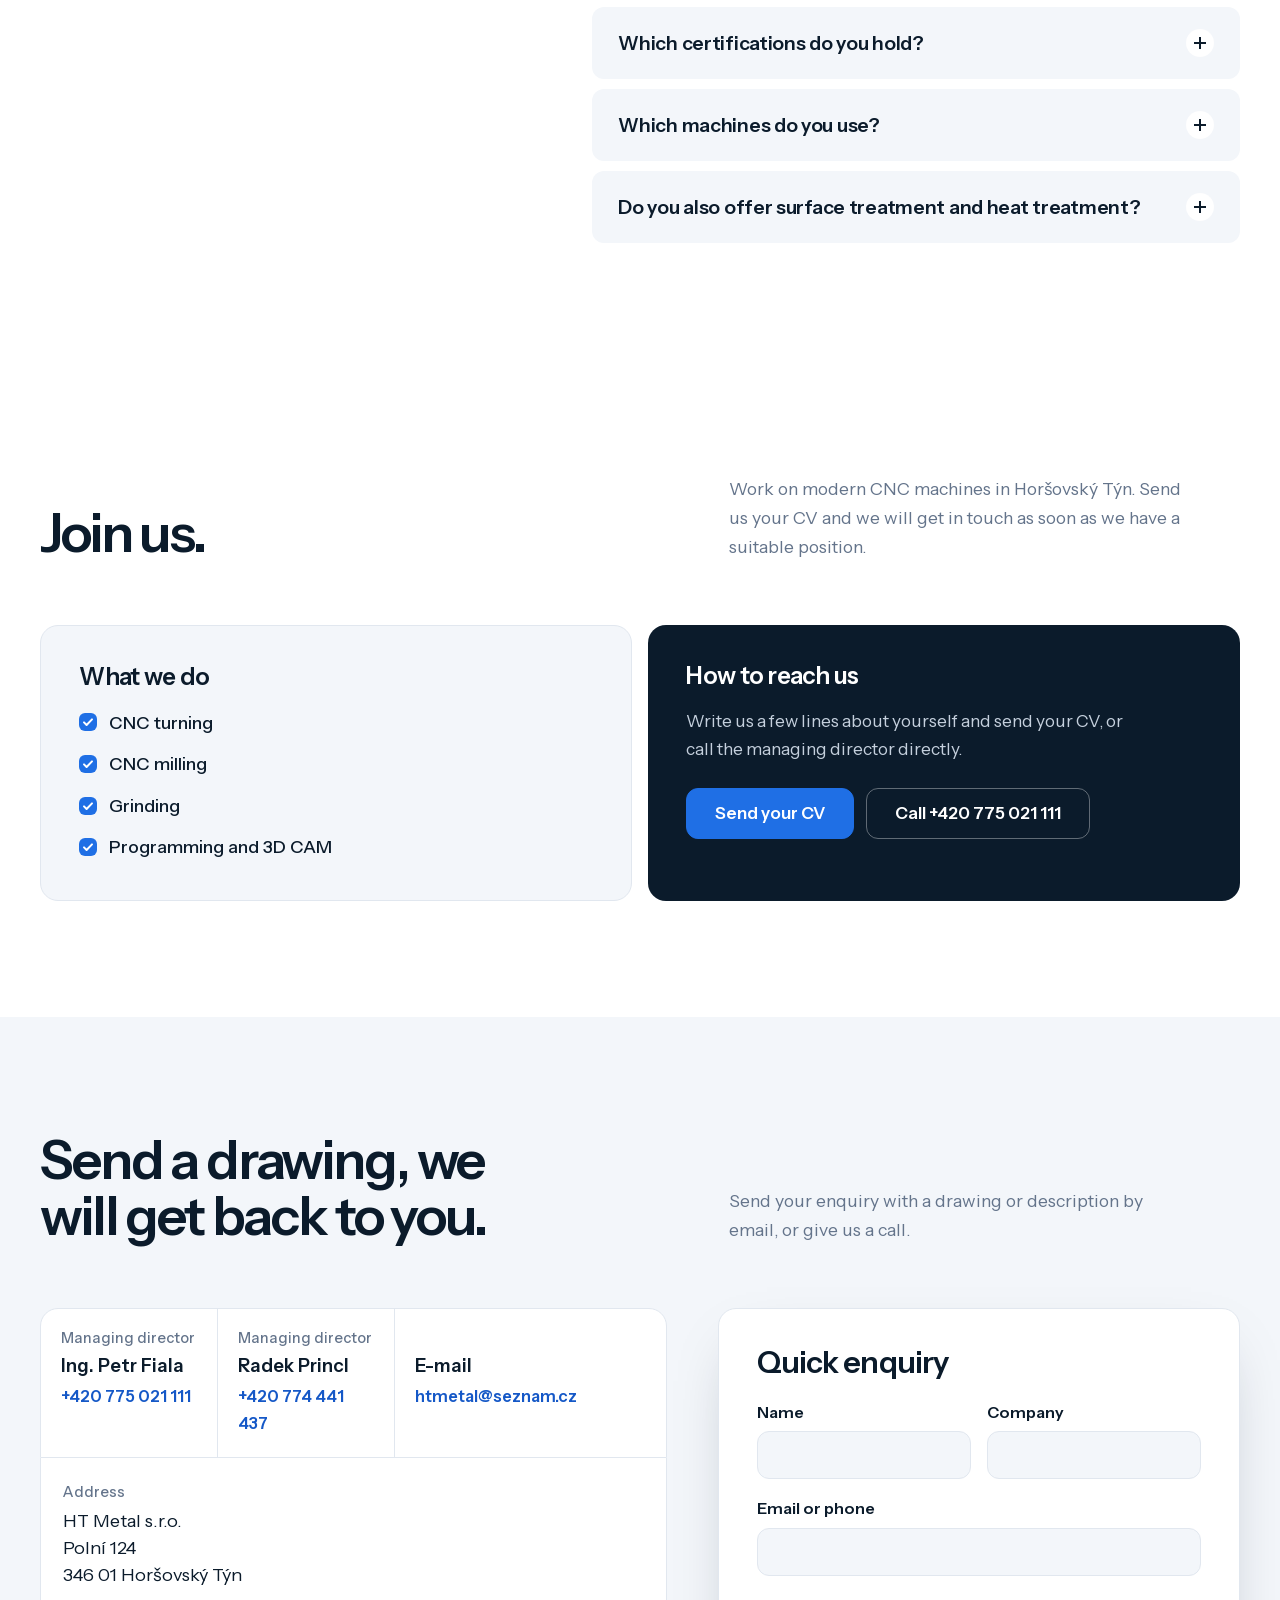
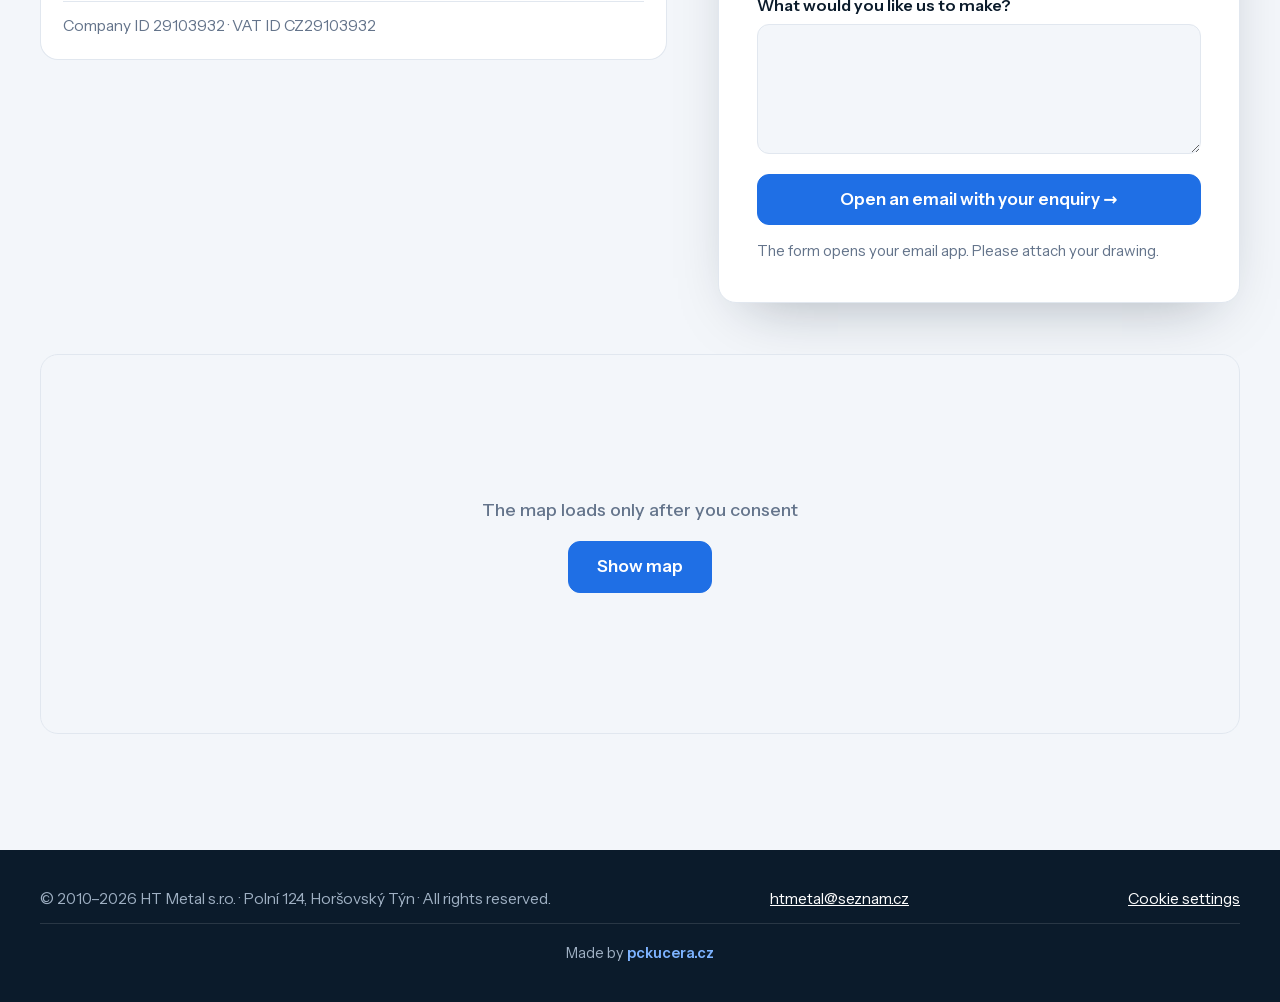
<file: en/index.html>
<!DOCTYPE html>
<html lang="en">
<head>
<meta charset="utf-8">
<meta name="viewport" content="width=device-width, initial-scale=1">
<title>HT Metal s.r.o. – precision CNC machining, Horšovský Týn</title>
<meta name="description" content="Precision CNC machining, turning, milling and grinding. Contract metalworking from Horšovský Týn, Czech Republic. ISO 9001 certified.">
<meta name="theme-color" content="#0B1B2B">
<link rel="canonical" href="https://htmetal.cz/en/">
<link rel="alternate" hreflang="cs" href="https://htmetal.cz/">
<link rel="alternate" hreflang="de" href="https://htmetal.cz/de/">
<link rel="alternate" hreflang="en" href="https://htmetal.cz/en/">
<link rel="alternate" hreflang="x-default" href="https://htmetal.cz/">
<meta property="og:type" content="website">
<meta property="og:title" content="HT Metal s.r.o. – precision CNC machining, Horšovský Týn">
<meta property="og:description" content="Precision CNC machining, turning, milling and grinding. Contract metalworking from Horšovský Týn, Czech Republic. ISO 9001 certified.">
<meta property="og:url" content="https://htmetal.cz/en/">
<meta property="og:image" content="https://htmetal.cz/img/stroj4.jpg">
<link rel="icon" href="../favicon.svg" type="image/svg+xml">
<link rel="stylesheet" href="../assets/style.css">
<script type="application/ld+json">{"@context": "https://schema.org", "@type": "LocalBusiness", "name": "HT Metal s.r.o.", "url": "https://htmetal.cz/", "description": "Precision CNC machining, turning, milling and grinding. Contract metalworking from Horšovský Týn, Czech Republic. ISO 9001 certified.", "email": "htmetal@seznam.cz", "telephone": "+420 775 021 111", "foundingDate": "2010", "address": {"@type": "PostalAddress", "streetAddress": "Polní 124", "addressLocality": "Horšovský Týn", "postalCode": "346 01", "addressCountry": "CZ"}, "geo": {"@type": "GeoCoordinates", "latitude": 49.52815, "longitude": 12.9497}}</script>
<script type="application/ld+json">{"@context": "https://schema.org", "@type": "FAQPage", "mainEntity": [{"@type": "Question", "name": "How do I send an enquiry?", "acceptedAnswer": {"@type": "Answer", "text": "Email htmetal@seznam.cz or call one of the managing directors. A drawing or description, the material and the quantity help us respond quickly."}}, {"@type": "Question", "name": "Where are you based and who do you supply?", "acceptedAnswer": {"@type": "Answer", "text": "We are based in Horšovský Týn in the Plzeň Region. We supply Czech and foreign companies, for example ŠKODA Power and STOPA Anlagebau."}}, {"@type": "Question", "name": "Which certifications do you hold?", "acceptedAnswer": {"@type": "Answer", "text": "We are ISO 9001 certified. You can download the certificate in the Certifications section. AS/EN 9100 for aerospace is in preparation."}}, {"@type": "Question", "name": "Which machines do you use?", "acceptedAnswer": {"@type": "Answer", "text": "A Mori Seiki NLX 2500ST CNC turning centre and a KAS MCV 1270 Power vertical machining centre. We program in HSMWorks."}}, {"@type": "Question", "name": "Do you also offer surface treatment and heat treatment?", "acceptedAnswer": {"@type": "Answer", "text": "Yes, both are part of our metalworking services. Send us your requirements and we will agree on the procedure."}}]}</script>
</head>
<body>
<a class="skip" href="#obsah">Skip to content</a>
<header class="site-header">
  <div class="wrap bar">
    <a class="brand" href="#" aria-label="HT Metal"><img src="../img/logo-htmetal.png" alt="HT Metal" width="760" height="85"><small>Your strong partner in metalworking</small></a>
    <button class="burger" type="button" aria-label="Menu" aria-expanded="false"><span></span></button>
    <nav class="nav" aria-label="Menu"><a href="#onas">About us</a><a href="#sluzby">Services</a><a href="#stroje">Machines</a><a href="#vyrobky">Products</a><a href="#certifikace">Certifications</a><a href="#kariera">Careers</a><a href="#kontakt">Contact</a><div class="langsw"><button type="button" class="lang-btn" aria-haspopup="true" aria-expanded="false" aria-label="Language"><svg class="flag" viewBox="0 0 60 30" width="20" height="10" aria-hidden="true"><clipPath id="u"><path d="M0 0v30h60V0z"/></clipPath><g clip-path="url(#u)"><path d="M0 0v30h60V0z" fill="#012169"/><path d="M0 0l60 30m0-30L0 30" stroke="#fff" stroke-width="6"/><path d="M0 0l60 30m0-30L0 30" stroke="#C8102E" stroke-width="3"/><path d="M30 0v30M0 15h60" stroke="#fff" stroke-width="10"/><path d="M30 0v30M0 15h60" stroke="#C8102E" stroke-width="6"/></g></svg>EN<svg class="chev" viewBox="0 0 10 6" width="10" height="6" aria-hidden="true"><path d="M1 1l4 4 4-4" fill="none" stroke="currentColor" stroke-width="1.6" stroke-linecap="round" stroke-linejoin="round"/></svg></button><div class="lang-menu"><a class="lang" href="../" hreflang="cs" lang="cs"><svg class="flag" viewBox="0 0 6 4" width="20" height="13" aria-hidden="true"><path fill="#fff" d="M0 0h6v2H0z"/><path fill="#d7141a" d="M0 2h6v2H0z"/><path fill="#11457e" d="M0 0l3 2-3 2z"/></svg>CS<span>Čeština</span></a><a class="lang" href="../de/" hreflang="de" lang="de"><svg class="flag" viewBox="0 0 5 3" width="20" height="12" aria-hidden="true"><path d="M0 0h5v1H0z"/><path fill="#d00" d="M0 1h5v1H0z"/><path fill="#ffce00" d="M0 2h5v1H0z"/></svg>DE<span>Deutsch</span></a></div></div><a class="cta" href="#kontakt">Enquiry</a></nav>
  </div>
</header>
<main id="obsah">
<section class="hero">
  <div class="wrap">
    <div class="hero-grid">
      <div>
        
        <h1>Precision metalworking <em>you can rely on.</em></h1>
        <p class="lead">We turn, mill and grind on modern CNC machines. We adapt to your requirements – for industry and the energy sector.</p>
        <div class="btns"><a class="btn primary" href="#kontakt">Send an enquiry →</a><a class="btn ghost" href="mailto:htmetal@seznam.cz">htmetal@seznam.cz</a></div>
      </div>
      <div class="hero-media"><span class="corner tl"></span><span class="corner br"></span>
        <figure><img src="../img/stroj4.jpg" alt="Milling on the CNC centre · 3D CAM HSMWorks" fetchpriority="high">
          <svg class="tp" viewBox="0 0 400 300" preserveAspectRatio="none" aria-hidden="true"><path class="tp-ghost" d="M50 50H350V250H70V70H330V230H90V90H310V210H110V110H290V190H130V130H270"/><path class="tp-line" d="M50 50H350V250H70V70H330V230H90V90H310V210H110V110H290V190H130V130H270"/><circle class="tp-dot" r="7"/></svg>
          <figcaption>Milling on the CNC centre · 3D CAM HSMWorks</figcaption></figure>
        <div class="dro" aria-hidden="true"><b>Toolpath</b><span>Milling – example</span>
          <dl><dt>X</dt><dd data-ax="x">0.000</dd><dt>Y</dt><dd data-ax="y">0.000</dd><dt>Z</dt><dd data-ax="z">0.000</dd></dl></div>
      </div>
    </div>
    <div class="facts"><div class="fact"><b>since 2010</b><span>in metalworking</span></div><div class="fact"><b>ISO 9001</b><span>certified quality system</span></div><div class="fact"><b>AS/EN 9100</b><span>in preparation – aerospace</span></div><div class="fact"><b>CNC</b><span>Turning · Milling · Grinding</span></div></div>
  </div>
</section>

<section id="onas"><div class="wrap about">
  <div class="rv"><div class="sec-head" style="margin-bottom:24px"><h2>An experienced team, modern technology, utmost precision.</h2></div><p>HT Metal s.r.o. specialises in metalworking – milling, turning and grinding on conventional and CNC machines. We also offer further services around metal processing.</p><p>The company was founded in 2010 and builds its production on the experience and expertise of people who have worked in metalworking for many years. With a well-equipped machine park and qualified staff, we manufacture professionally machined parts with utmost precision.</p><ul class="checks"><li>We adapt to the customer’s needs</li><li>The ideal partner for West Bohemia and the Plzeň Region</li><li>Deliveries to Czech and foreign companies</li><li>Programming in the 3D CAD/CAM system HSMWorks</li></ul></div>
  <div class="about-side"><div class="stat-card rv"><h3>Core programme</h3><div class="tags tags-lg"><span>Aerospace industry</span><span>Printing industry</span></div></div><div class="stat-card rv"><h3>Certifications</h3><p>ISO 9001 – certified. AS/EN 9100 (aerospace) – in preparation.</p></div><div class="stat-card rv"><h3>HSMWorks</h3><p>We program in the 3D CAD/CAM system <b>HSMWorks</b>.</p><div class="tags"><span>CNC</span><span>3D CAM</span><span>ISO 9001</span></div></div></div>
</div></section>

<section id="sluzby" class="alt"><div class="wrap">
  <div class="sec-head rv"><h2>From drawing to finished part.</h2><p>Complete metalworking from a single source.</p></div>
  <div class="cards"><article class="card rv"><h3>Precision machining</h3><p>Precision CNC machining to your drawing.</p></article><article class="card rv"><h3>Turning</h3><p>Turning on a CNC turning centre.</p></article><article class="card rv"><h3>Milling</h3><p>Milling of complex shapes on a CNC machining centre.</p></article><article class="card rv"><h3>Cylindrical grinding</h3><p>Grinding of rotationally symmetric parts.</p></article><article class="card rv"><h3>Automatic circular welding</h3><p>Automated welding of rotationally symmetric parts.</p></article><article class="card rv"><h3>Assembly</h3><p>Assembly of parts and sub-assemblies to customer requirements.</p></article><article class="card rv"><h3>Dynamic balancing</h3><p>Balancing of rotating parts.</p></article><article class="card rv"><h3>Surface treatment</h3><p>Surface treatment for the final application.</p></article><article class="card rv"><h3>Heat treatment</h3><p>Heat treatment of components.</p></article></div>
  <div class="note rv"><p>Looking for a supplier from West Bohemia or the Plzeň Region? We are your ideal partner.</p><a class="btn dark" href="#kontakt">Arrange cooperation →</a></div>
</div></section>

<section id="postup"><div class="wrap">
  <div class="sec-head rv"><h2>How we work together</h2><p>From the first message to the finished part in four steps.</p></div>
  <ol class="steps"><li class="rv"><span class="sn">1</span><h3>Enquiry</h3><p>Send a drawing or description by email, or give us a call.</p></li><li class="rv"><span class="sn">2</span><h3>Technology</h3><p>We plan the machining process and program it in HSMWorks.</p></li><li class="rv"><span class="sn">3</span><h3>Production</h3><p>We make the part on our CNC machines.</p></li><li class="rv"><span class="sn">4</span><h3>Inspection and delivery</h3><p>We inspect the finished parts and deliver as agreed.</p></li></ol>
</div></section>

<section id="stroje" class="dark"><div class="wrap">
  <div class="sec-head rv"><h2>Technology that makes the difference.</h2><p>Modern CNC machines and CAM programming ensure repeatable precision.</p></div>
  <div class="machines"><article class="m-card tall rv"><img src="../img/stroj1.jpg" alt="Mori Seiki NLX 2500ST CNC turning centre" loading="lazy"><div class="m-body"><span class="eyebrow">Turning</span><h3>Mori Seiki NLX 2500ST</h3><p>CNC turning centre.</p></div></article><article class="m-card rv"><img src="../img/stroj3.jpg" alt="KAS MCV 1270 Power vertical machining centre" loading="lazy"><div class="m-body"><span class="eyebrow">Milling</span><h3>KAS MCV 1270 Power</h3><p>Vertical CNC machining centre.</p></div></article><article class="m-card rv"><img src="../img/stroj2.jpg" alt="Control panel of a CNC machine" loading="lazy"><div class="m-body"><span class="eyebrow">Control</span><h3>Modern CNC control</h3><p>Programming and simulation before production.</p></div></article></div>
  <div class="cam rv"><b>CAD/CAM</b><span>We program in the 3D CAD/CAM system <b>HSMWorks</b>.</span></div>
</div></section>

<section id="vyrobky"><div class="wrap">
  <div class="sec-head rv"><h2>Examples from our production.</h2><p>Complex shapes, clean surfaces, repeatable quality.</p></div>
  <div class="gallery rv"><button type="button" data-full="../img/produkt7.jpg" aria-label="Milled part with calliper"><img src="../img/produkt7.jpg" alt="Milled part with calliper" loading="lazy"></button><button type="button" data-full="../img/produkt1.jpg" aria-label="Milled part with calliper"><img src="../img/produkt1.jpg" alt="Milled part with calliper" loading="lazy"></button><button type="button" data-full="../img/produkt2.jpg" aria-label="Milled part with calliper"><img src="../img/produkt2.jpg" alt="Milled part with calliper" loading="lazy"></button><button type="button" data-full="../img/produkt3.jpg" aria-label="Milled part"><img src="../img/produkt3.jpg" alt="Milled part" loading="lazy"></button><button type="button" data-full="../img/produkt4.jpg" aria-label="Milled part"><img src="../img/produkt4.jpg" alt="Milled part" loading="lazy"></button><button type="button" data-full="../img/produkt5.jpg" aria-label="Milled part"><img src="../img/produkt5.jpg" alt="Milled part" loading="lazy"></button><button type="button" data-full="../img/produkt8.jpg" aria-label="Set of machined parts"><img src="../img/produkt8.jpg" alt="Set of machined parts" loading="lazy"></button><button type="button" data-full="../img/produkt6.jpg" aria-label="Series of machined brackets"><img src="../img/produkt6.jpg" alt="Series of machined brackets" loading="lazy"></button><button type="button" data-full="../img/produkt9.jpg" aria-label="Two machined parts"><img src="../img/produkt9.jpg" alt="Two machined parts" loading="lazy"></button></div>
</div></section>
<dialog class="lb" id="lb"><button class="x" type="button" aria-label="Close">×</button><button class="nv prev" type="button" aria-label="Previous">‹</button><img alt=""><button class="nv next" type="button" aria-label="Next">›</button></dialog>

<section id="certifikace" class="alt"><div class="wrap">
  <div class="sec-head rv"><h2>Quality we can document.</h2><p>Certificates available to download as PDF.</p></div>
  <div class="certs"><article class="cert rv"><img src="../img/htmetal_de.gif" alt="ISO 9001" loading="lazy"><div><span class="badge">Certified</span><h3>ISO 9001</h3><p>Quality management system certificate.</p><a class="l" href="../certif_9001_de.pdf">Download certificate (PDF) →</a></div></article><article class="cert rv"><div><span class="badge wip">In preparation</span><h3>AS/EN 9100</h3><p>Special requirements of the aviation industry for organisations that design, develop and/or produce aviation, space and defence products.</p></div></article></div>
  <div class="refs"><h3>References</h3><p style="margin:0 0 16px;color:var(--steel)">Among others, we supply the following companies:</p><div class="ref-row"><div class="ref rv">ŠKODA Power a.s.<small>CZ</small></div><div class="ref rv">STOPA Anlagebau GmbH<small>DE</small></div></div></div>
</div></section>

<section id="faq"><div class="wrap faqwrap">
  <div class="sec-head rv"><h2>Frequently asked questions</h2><p>Quick answers before you write to us.</p></div>
  <div class="faq"><details class="rv"><summary>How do I send an enquiry?</summary><p>Email htmetal@seznam.cz or call one of the managing directors. A drawing or description, the material and the quantity help us respond quickly.</p></details><details class="rv"><summary>Where are you based and who do you supply?</summary><p>We are based in Horšovský Týn in the Plzeň Region. We supply Czech and foreign companies, for example ŠKODA Power and STOPA Anlagebau.</p></details><details class="rv"><summary>Which certifications do you hold?</summary><p>We are ISO 9001 certified. You can download the certificate in the Certifications section. AS/EN 9100 for aerospace is in preparation.</p></details><details class="rv"><summary>Which machines do you use?</summary><p>A Mori Seiki NLX 2500ST CNC turning centre and a KAS MCV 1270 Power vertical machining centre. We program in HSMWorks.</p></details><details class="rv"><summary>Do you also offer surface treatment and heat treatment?</summary><p>Yes, both are part of our metalworking services. Send us your requirements and we will agree on the procedure.</p></details></div>
</div></section>

<section id="kariera"><div class="wrap">
  <div class="sec-head rv"><h2>Join us.</h2><p>Work on modern CNC machines in Horšovský Týn. Send us your CV and we will get in touch as soon as we have a suitable position.</p></div>
  <div class="career">
    <div class="career-list rv"><h3>What we do</h3><ul><li>CNC turning</li><li>CNC milling</li><li>Grinding</li><li>Programming and 3D CAM</li></ul></div>
    <div class="career-cta rv"><h3>How to reach us</h3><p>Write us a few lines about yourself and send your CV, or call the managing director directly.</p><div class="btns"><a class="btn primary" href="mailto:htmetal@seznam.cz?subject=Career%20%E2%80%93%20HT%20Metal">Send your CV</a><a class="btn ghost" href="tel:+420775021111">Call +420 775 021 111</a></div></div>
  </div>
</div></section>

<section id="kontakt" class="alt"><div class="wrap">
  <div class="sec-head rv"><h2>Send a drawing, we will get back to you.</h2><p>Send your enquiry with a drawing or description by email, or give us a call.</p></div>
  <div class="contact">
    <div class="rv">
      <div class="people">
        <div class="person"><b>Ing. Petr Fiala</b><span>Managing director</span><a href="tel:+420775021111">+420 775 021 111</a></div>
        <div class="person"><b>Radek Princl</b><span>Managing director</span><a href="tel:+420774441437">+420 774 441 437</a></div>
        <div class="person"><b>E-mail</b><span>&nbsp;</span><a href="mailto:htmetal@seznam.cz">htmetal@seznam.cz</a></div>
      </div>
      <address class="addr"><b>Address</b><br>HT Metal s.r.o.<br>Polní 124<br>346 01 Horšovský Týn<small>Company ID 29103932 · VAT ID CZ29103932</small></address>
    </div>
    <form class="rfq rv" data-to="htmetal@seznam.cz" data-subject="Enquiry – HT Metal" action="mailto:htmetal@seznam.cz" method="post" enctype="text/plain">
      <h3>Quick enquiry</h3>
      <div class="row2"><label>Name<input name="name" required autocomplete="name"></label><label>Company<input name="company" autocomplete="organization"></label></div>
      <label>Email or phone<input name="contact" required autocomplete="email"></label>
      <label>What would you like us to make?<textarea name="message" required></textarea></label>
      <button class="btn primary" type="submit">Open an email with your enquiry →</button>
      <p class="hint">The form opens your email app. Please attach your drawing.</p>
    </form>
  </div>
  <div class="map rv"><div class="map-ph"><p>The map loads only after you consent</p><button type="button" class="btn primary" data-cc-open>Show map</button></div><iframe title="Map" hidden loading="lazy" referrerpolicy="no-referrer" data-src="https://www.openstreetmap.org/export/embed.html?bbox=12.9300%2C49.5200%2C12.9700%2C49.5360&amp;layer=mapnik&amp;marker=49.52815%2C12.94970"></iframe></div>
</div></section>
</main>
<footer><div class="wrap"><span>© 2010–2026 HT Metal s.r.o. · Polní 124, Horšovský Týn · All rights reserved.</span><span><a href="mailto:htmetal@seznam.cz">htmetal@seznam.cz</a></span><span><button type="button" class="cc-link" data-cc-open>Cookie settings</button></span><span class="made">Made by <a href="https://pckucera.cz" target="_blank" rel="noopener">pckucera.cz</a></span></div></footer>
<div id="cc" class="cc" role="dialog" aria-live="polite" aria-label="Cookies" hidden><p>This website uses only one external service: the OpenStreetMap map. It loads only after you consent and may set cookies. We use no analytics or advertising.</p><div class="cc-b"><button type="button" class="btn ghost" data-cc="no">Decline</button><button type="button" class="btn primary" data-cc="yes">Accept</button></div></div>
<div class="mbar"><a href="tel:+420775021111">Call</a><a class="p" href="#kontakt">Enquiry</a></div>
<script src="../assets/app.js" defer></script>
</body>
</html>
</file>
<file: assets/style.css>
/* HT Metal — v6.1: klidná přesnost */
@font-face{font-family:'Instrument Sans';font-style:normal;font-weight:400 700;font-display:swap;src:url(../fonts/instrument-sans-latin-ext.woff2) format('woff2');unicode-range:U+0100-02BA, U+02BD-02C5, U+02C7-02CC, U+02CE-02D7, U+02DD-02FF, U+0304, U+0308, U+0329, U+1D00-1DBF, U+1E00-1E9F, U+1EF2-1EFF, U+2020, U+20A0-20AB, U+20AD-20C4, U+2113, U+2C60-2C7F, U+A720-A7FF}
@font-face{font-family:'Instrument Sans';font-style:normal;font-weight:400 700;font-display:swap;src:url(../fonts/instrument-sans-latin.woff2) format('woff2');unicode-range:U+0000-00FF, U+0131, U+0152-0153, U+02BB-02BC, U+02C6, U+02DA, U+02DC, U+0304, U+0308, U+0329, U+2000-206F, U+20AC, U+2122, U+2191, U+2193, U+2212, U+2215, U+FEFF, U+FFFD}


:root {
  --paper: #FFFFFF;
  --sheet: #F3F6FA;
  --ink: #0B1B2B;
  --text: #2B3A4A;
  --steel: #64748B;
  --line: #E1E7EF;
  --navy: #0B1B2B;
  --navy-2: #12283F;
  --accent: #1F6FE5;
  --accent-dk: #1558C7;
  --accent-lt: #7DB3FF;
  --accent-bg: #E6F0FE;
  --sans: 'Instrument Sans', system-ui, -apple-system, 'Segoe UI', Roboto, Helvetica, Arial, sans-serif;
  --r: 12px;
  --r-lg: 18px;
  --shadow: 0 24px 60px -28px rgba(11,27,43,.35);
  /* aliasy starých názvů */
  --blue: var(--accent); --blue-hi: var(--accent-lt); --mono: var(--sans); --head: var(--sans); --graphite: var(--navy); --radius: var(--r);
}

*, *::before, *::after { box-sizing: border-box; }
html { scroll-behavior: smooth; scroll-padding-top: 96px; }
body { margin: 0; background: var(--paper); color: var(--text); font-family: var(--sans); font-size: 18px; line-height: 1.65; -webkit-font-smoothing: antialiased; text-rendering: optimizeLegibility; }
@media (prefers-reduced-motion: reduce) { html { scroll-behavior: auto; } *, *::before, *::after { transition-duration: .001ms !important; } }
img { max-width: 100%; display: block; }
a { color: inherit; }
p { margin: 0 0 1em; }
h1, h2, h3 { font-family: var(--sans); margin: 0; color: var(--ink); font-weight: 600; letter-spacing: -.03em; line-height: 1.06; text-wrap: balance; }
.wrap { width: min(1200px, calc(100% - 56px)); margin-inline: auto; }
.eyebrow { font-weight: 600; font-size: 16px; color: var(--accent); }
:focus-visible { outline: 3px solid var(--accent); outline-offset: 3px; }
.dark :focus-visible, .skip { position: absolute; left: 12px; top: -60px; z-index: 300; background: var(--accent); color: #fff; padding: 10px 18px; border-radius: var(--r); font-weight: 600; transition: top .18s; }
.skip:focus { top: 12px; }
.prog { position: fixed; left: 0; top: 0; height: 3px; width: 100%; background: var(--accent); transform: scaleX(0); transform-origin: left; z-index: 200; pointer-events: none; }

/* ---------- tlačítka ---------- */
.btn { display: inline-flex; align-items: center; justify-content: center; gap: 10px; padding: 15px 28px; border: 1.5px solid transparent; border-radius: var(--r); font-family: var(--sans); font-weight: 600; font-size: 17px; line-height: 1.15; text-decoration: none; cursor: pointer; transition: background .2s, color .2s, border-color .2s, transform .2s; }
.btn.primary { background: var(--accent); color: #fff; border-color: var(--accent); }
.btn.primary:hover { background: var(--accent-dk); border-color: var(--accent-dk); transform: translateY(-1px); }
.btn.ghost { background: transparent; color: var(--ink); border-color: #C3CEDB; }
.btn.ghost:hover { border-color: var(--ink); }
.btn.dark { background: var(--ink); color: #fff; border-color: var(--ink); }
.btn.dark:hover { background: var(--accent); border-color: var(--accent); }
.btns { display: flex; flex-wrap: wrap; gap: 12px; }

/* ---------- horní lišta a hlavička ---------- */
.site-header { position: sticky; top: 0; z-index: 100; background: rgba(255,255,255,.92); -webkit-backdrop-filter: blur(14px); backdrop-filter: blur(14px); border-bottom: 1px solid var(--line); transition: box-shadow .25s; }
.site-header.scrolled { box-shadow: 0 10px 30px -20px rgba(11,27,43,.4); }
.bar { display: flex; align-items: center; justify-content: space-between; gap: 24px; min-height: 76px; }
.brand { display: flex; flex-direction: column; text-decoration: none; line-height: 1; }
.brand img { display: block; height: 28px; width: auto; }
.brand b { display: flex; align-items: center; gap: 8px; font-weight: 700; font-size: 26px; letter-spacing: -.02em; color: var(--ink); }
.brand b i { font-style: normal; background: var(--accent); color: #fff; padding: 4px 9px 5px; border-radius: 8px; }
.brand small { margin-top: 8px; font-size: 15px; font-weight: 600; color: var(--text); letter-spacing: 0; }
.nav { display: flex; align-items: center; gap: 2px; }
.nav a { text-decoration: none; font-weight: 500; font-size: 16.5px; padding: 9px 14px; border-radius: 999px; color: var(--text); transition: background .18s, color .18s; }
.nav a:hover { background: var(--sheet); color: var(--ink); }
.nav a { white-space: nowrap; }
.brand img { flex: none; }
.brand small { white-space: nowrap; }
@media (max-width: 1320px) { .brand small { font-size: 14px; white-space: normal; max-width: 260px; line-height: 1.25; margin-top: 6px; } }
@media (max-width: 1320px) and (min-width: 1081px) {
  .nav a { padding: 9px 9px; font-size: 15.5px; }
  .lang-btn { padding: 6px 10px; }
}
.nav a.active:not(.cta):not(.lang) { background: var(--accent-bg); color: var(--accent-dk); }
.langsw { position: relative; margin-left: 8px; }
.lang-btn { display: inline-flex; align-items: center; gap: 7px; padding: 7px 12px; border: 1.5px solid var(--line); border-radius: 999px; background: var(--paper); font: inherit; font-size: 15px; font-weight: 600; color: var(--ink); cursor: pointer; transition: border-color .18s; }
.lang-btn:hover, .langsw.open .lang-btn { border-color: #C3CEDB; }
.lang-btn .chev { transition: transform .2s; color: var(--steel); }
.langsw.open .lang-btn .chev { transform: rotate(180deg); }
.lang-menu { display: none; position: absolute; right: 0; top: calc(100% + 8px); min-width: 170px; padding: 6px; background: var(--paper); border: 1px solid var(--line); border-radius: 14px; box-shadow: 0 18px 40px -16px rgba(11,27,43,.35); z-index: 130; }
.langsw.open .lang-menu { display: block; }
.nav .lang-menu a.lang { display: flex; align-items: center; gap: 10px; width: 100%; margin: 0; padding: 10px 12px; border: 0; border-radius: 9px; font-size: 15.5px; font-weight: 600; color: var(--ink); }
.nav .lang-menu a.lang span { font-weight: 400; color: var(--steel); }
.nav .lang-menu a.lang:hover { background: var(--sheet); }
.nav .flag { border-radius: 2px; box-shadow: 0 0 0 1px rgba(0,0,0,.15); flex: none; }
.nav a.cta { margin-left: 8px; background: var(--accent); color: #fff; padding: 10px 22px; font-weight: 600; border-radius: var(--r); }
.nav a.cta:hover { background: var(--accent-dk); color: #fff; }
.burger { display: none; width: 46px; height: 46px; background: none; border: 1.5px solid var(--line); border-radius: var(--r); cursor: pointer; color: var(--ink); position: relative; -webkit-appearance: none; appearance: none; }
.burger span, .burger span::before, .burger span::after { content: ""; position: absolute; left: 12px; right: 12px; height: 2px; border-radius: 2px; background: currentColor; }
.burger span { top: 50%; margin-top: -1px; }
.burger span::before { top: -7px; left: 0; right: 0; }
.burger span::after { top: 7px; left: 0; right: 0; }

/* ---------- úvod ---------- */
.hero { padding: clamp(24px, 3vw, 44px) 0 0; background: var(--sheet); }
.hero-grid { display: grid; grid-template-columns: minmax(0, 6fr) minmax(0, 5fr); gap: clamp(36px, 6vw, 96px); align-items: center; }
.hero-grid > * { min-width: 0; }
.hero h1 { font-size: clamp(2.6rem, 4.4vw, 4.2rem); line-height: 1.04; letter-spacing: -.04em; font-weight: 600; margin-bottom: 20px; }
.hero h1 em { font-style: normal; }
.hero h1 .br2 { display: none; }
@media (min-width: 1081px) { html[lang="cs"] .hero h1 { font-size: clamp(2rem, 4vw, 3.25rem); } html[lang="cs"] .hero h1 .br2 { display: inline; } html[lang="cs"] .hero h1 em { white-space: nowrap; } }
.lead { font-size: clamp(1.15rem, 1.6vw, 1.3rem); line-height: 1.55; max-width: 48ch; color: var(--text); margin-bottom: 26px; }
.hero-media { position: relative; }
.hero-media figure { position: relative; margin: 0; aspect-ratio: 16 / 10; overflow: hidden; background: var(--navy); border-radius: var(--r-lg) var(--r-lg) 0 0; }
.hero-media figure img { width: 100%; height: 100%; object-fit: cover; }
.hero-media figure::after { content: ""; position: absolute; inset: 0; background: linear-gradient(180deg, rgba(11,27,43,.5), rgba(11,27,43,0) 38%, rgba(11,27,43,.18)); pointer-events: none; }
.hero-media figcaption { position: absolute; z-index: 4; left: 16px; bottom: 16px; background: rgba(11,27,43,.82); color: #fff; font-weight: 500; font-size: 15px; padding: 7px 14px; border-radius: 8px; -webkit-backdrop-filter: blur(6px); backdrop-filter: blur(6px); }
.corner { display: none; }
.hero-media svg.tp { position: absolute; inset: 0; width: 100%; height: 100%; z-index: 2; pointer-events: none; }
.tp-ghost { fill: none; stroke: rgba(255,255,255,.4); stroke-width: 1.5; stroke-dasharray: 4 6; }
.tp-line { fill: none; stroke: var(--accent-lt); stroke-width: 3; filter: drop-shadow(0 0 6px rgba(125,179,255,.9)); }
.tp-dot { fill: #fff; stroke: var(--accent); stroke-width: 4; filter: drop-shadow(0 0 8px rgba(125,179,255,1)); }
.tp-axis { stroke: rgba(255,255,255,.65); stroke-width: 1; stroke-dasharray: 3 5; vector-effect: non-scaling-stroke; }
.axtag { position: absolute; z-index: 3; font-size: 14px; font-weight: 600; color: #fff; background: var(--accent); padding: 1px 8px; border-radius: 4px; pointer-events: none; font-variant-numeric: tabular-nums; white-space: nowrap; }
.axtag.tx { top: 8px; transform: translateX(-50%); }
.axtag.ty { left: 8px; transform: translateY(-50%); }
.dro { position: static; display: grid; grid-template-columns: 1fr auto; gap: 0 20px; align-items: center; background: var(--navy); color: #fff; padding: 16px 22px; border-radius: 0 0 var(--r-lg) var(--r-lg); box-shadow: var(--shadow); }
.dro b { font-weight: 600; font-size: 16px; }
.dro > span { grid-column: 1; font-size: 14px; color: #9FB0C3; }
.dro dl { grid-column: 2; grid-row: 1 / span 2; margin: 0; display: grid; grid-template-columns: auto auto; gap: 2px 16px; align-items: baseline; }
.dro dt { color: var(--accent-lt); font-weight: 600; font-size: 16px; }
.dro dd { margin: 0; text-align: right; font-size: 22px; font-weight: 500; font-variant-numeric: tabular-nums; min-width: 6.5ch; }

.facts { display: grid; grid-template-columns: repeat(4, 1fr); gap: 16px; margin-top: clamp(24px, 3vw, 40px); padding-bottom: clamp(48px, 6vw, 84px); }
.fact { background: var(--paper); border: 1px solid var(--line); border-radius: var(--r-lg); padding: 22px 24px; display: flex; flex-direction: column; gap: 4px; }
.fact b { font-size: clamp(1.7rem, 2.6vw, 2.3rem); font-weight: 600; letter-spacing: -.035em; line-height: 1.1; color: var(--ink); }
.fact span { font-size: 16px; color: var(--steel); line-height: 1.4; }

/* ---------- kariéra ---------- */
.career { display: grid; grid-template-columns: 1fr 1fr; gap: 16px; }
.career-list, .career-cta { border-radius: var(--r-lg); padding: clamp(26px, 3vw, 40px); }
.career-list { background: var(--sheet); border: 1px solid var(--line); }
.career h3 { font-size: 1.5rem; margin-bottom: 18px; }
.career-list ul { list-style: none; margin: 0; padding: 0; display: grid; gap: 12px; }
.career-list li { position: relative; padding-left: 30px; font-size: 1.12rem; font-weight: 500; color: var(--ink); }
.career-list li::before { content: ""; position: absolute; left: 0; top: .32em; width: 18px; height: 18px; border-radius: 6px; background: var(--accent) url("data:image/svg+xml,%3Csvg xmlns='http://www.w3.org/2000/svg' viewBox='0 0 18 18'%3E%3Cpath d='M5 9.4l2.6 2.6L13 6.4' fill='none' stroke='%23fff' stroke-width='2' stroke-linecap='round' stroke-linejoin='round'/%3E%3C/svg%3E") center/100% no-repeat; }
.career-cta { background: var(--navy); color: #C5D0DD; }
.career-cta h3 { color: #fff; }
.career-cta p { margin: 0 0 24px; max-width: 42ch; font-size: 1.08rem; }
.career-cta .btn.ghost { color: #fff; border-color: rgba(255,255,255,.35); }
.career-cta .btn.ghost:hover { border-color: #fff; }
@media (max-width: 860px) { .career { grid-template-columns: 1fr; } }

/* ---------- sekce ---------- */
section { padding: clamp(80px, 9vw, 136px) 0; }
section.hero { padding-bottom: 0; }
section.alt { background: var(--sheet); }
section.dark { background: var(--navy); color: #C5D0DD; }
section.dark h2, section.dark h3 { color: #fff; }
.sec-head { display: grid; grid-template-columns: minmax(0, 6fr) minmax(0, 5fr); gap: 18px clamp(32px, 6vw, 96px); align-items: end; margin-bottom: clamp(40px, 5vw, 68px); }
.sec-head h2 { font-size: clamp(2.2rem, 4.2vw, 3.6rem); letter-spacing: -.04em; line-height: 1.04; }
.sec-head p { margin: 0; max-width: 42ch; color: var(--steel); font-size: 1.1rem; }
.dark .sec-head p { color: #9FB0C3; }

/* o nás */
.about { display: grid; grid-template-columns: minmax(0, 6fr) minmax(0, 5fr); gap: clamp(40px, 7vw, 108px); align-items: start; }
.about .sec-head { display: block; margin-bottom: 28px; }
.about p { max-width: 58ch; }
.checks { list-style: none; margin: 28px 0 0; padding: 0; display: grid; gap: 12px; }
.checks li { padding-left: 36px; position: relative; font-weight: 500; color: var(--ink); }
.checks li::before { content: ""; position: absolute; left: 0; top: 4px; width: 22px; height: 22px; border-radius: 50%; background: var(--accent-bg) url("data:image/svg+xml,%3Csvg xmlns='http://www.w3.org/2000/svg' viewBox='0 0 24 24' fill='none' stroke='%231558C7' stroke-width='3.2' stroke-linecap='round' stroke-linejoin='round'%3E%3Cpath d='M5 12.5l4.5 4.5L19 7.5'/%3E%3C/svg%3E") center / 14px no-repeat; }
.about-side { display: grid; gap: 14px; }
.stat-card { padding: 24px 26px; background: var(--sheet); border-radius: var(--r-lg); }
.stat-card h3 { font-size: 1.05rem; font-weight: 600; letter-spacing: 0; color: var(--accent-dk); margin-bottom: 6px; }
.stat-card p { margin: 0; font-size: 1.12rem; font-weight: 500; color: var(--ink); line-height: 1.45; }
.tags { display: flex; flex-wrap: wrap; gap: 8px; margin-top: 16px; }
.tags span { background: var(--paper); border: 1px solid var(--line); font-weight: 600; font-size: 14px; padding: 4px 12px; border-radius: 999px; color: var(--ink); }
.tags-lg { margin-top: 10px; gap: 10px; }
.tags-lg span { font-size: 1.12rem; padding: 9px 18px; background: var(--accent); border-color: var(--accent); color: #fff; }

/* služby */
.cards { display: grid; grid-template-columns: repeat(3, 1fr); gap: 16px; }
.card { padding: 28px 28px 30px; background: var(--paper); border: 1px solid var(--line); border-radius: var(--r-lg); transition: border-color .2s, box-shadow .2s, transform .2s; }
.card:hover { border-color: var(--accent); box-shadow: var(--shadow); transform: translateY(-3px); }
.card h3 { font-size: clamp(1.3rem, 1.8vw, 1.5rem); letter-spacing: -.025em; line-height: 1.15; margin-bottom: 10px; }
.card p { margin: 0; color: var(--steel); font-size: 16.5px; }
.note { margin-top: clamp(32px, 4vw, 52px); display: flex; flex-wrap: wrap; align-items: center; justify-content: space-between; gap: 20px 40px; padding: 28px 32px; background: var(--navy); border-radius: var(--r-lg); }
.note p { margin: 0; font-size: clamp(1.15rem, 1.8vw, 1.45rem); font-weight: 500; color: #fff; max-width: 42ch; line-height: 1.35; letter-spacing: -.01em; }
.note .btn.dark { background: var(--accent); border-color: var(--accent); }
.note .btn.dark:hover { background: var(--accent-dk); border-color: var(--accent-dk); }

/* postup */
.steps { list-style: none; margin: 0; padding: 0; display: grid; grid-template-columns: repeat(4, 1fr); gap: 16px; }
.steps li { padding: 26px 26px 28px; background: var(--sheet); border-radius: var(--r-lg); }
.sn { display: grid; place-items: center; width: 44px; height: 44px; margin-bottom: 22px; border-radius: 50%; background: var(--accent); color: #fff; font-size: 1.15rem; font-weight: 600; }
.steps h3 { font-size: 1.4rem; margin-bottom: 8px; letter-spacing: -.025em; }
.steps p { margin: 0; color: var(--steel); font-size: 16.5px; }

/* stroje */
.machines { display: grid; grid-template-columns: repeat(3, 1fr); gap: clamp(18px, 2.4vw, 32px); }
.m-card { display: flex; flex-direction: column; background: var(--navy-2); border-radius: var(--r-lg); overflow: hidden; }
.m-card img { width: 100%; aspect-ratio: 4 / 3; object-fit: cover; }
.m-body { padding: 22px 26px 28px; }
.m-body .eyebrow { color: var(--accent-lt); font-size: 15px; }
.m-body h3 { font-size: clamp(1.4rem, 2vw, 1.7rem); margin: 4px 0 8px; letter-spacing: -.03em; }
.m-body p { margin: 0; color: #9FB0C3; font-size: 16.5px; }
.cam { margin-top: clamp(28px, 4vw, 48px); display: flex; flex-wrap: wrap; align-items: baseline; gap: 6px 24px; padding: 22px 28px; background: var(--navy-2); border-radius: var(--r-lg); }
.cam b { font-size: 1.35rem; font-weight: 600; color: var(--accent-lt); letter-spacing: -.02em; }
.cam span { color: #C5D0DD; }
.cam span b { font-size: inherit; color: #fff; }

/* výrobky */
.gallery { display: grid; grid-template-columns: repeat(4, 1fr); grid-auto-rows: clamp(140px, 17vw, 228px); gap: 12px; }
.gallery button { padding: 0; border: 0; background: var(--sheet); cursor: zoom-in; overflow: hidden; border-radius: var(--r); }
.gallery button:first-child { grid-column: span 2; grid-row: span 2; border-radius: var(--r-lg); }
.gallery img { width: 100%; height: 100%; object-fit: cover; transition: transform .6s cubic-bezier(.2,.7,.2,1); }
.gallery button:hover img { transform: scale(1.05); }
dialog.lb { border: 0; padding: 0; background: transparent; max-width: 96vw; max-height: 96vh; overflow: visible; }
dialog.lb::backdrop { background: rgba(8,16,26,.92); }
dialog.lb img { max-width: 94vw; max-height: 86vh; margin: auto; border-radius: var(--r); }
dialog.lb .x { position: absolute; top: -52px; right: 0; background: #fff; color: var(--ink); border: 0; width: 42px; height: 42px; font-size: 24px; cursor: pointer; border-radius: 50%; }
dialog.lb .nv { position: fixed; top: 50%; transform: translateY(-50%); background: rgba(255,255,255,.94); color: var(--ink); border: 0; width: 48px; height: 48px; font-size: 24px; cursor: pointer; border-radius: 50%; }
dialog.lb .prev { left: 14px; } dialog.lb .next { right: 14px; }

/* certifikace */
.certs { display: grid; grid-template-columns: 1fr 1fr; gap: 16px; }
.cert { display: flex; gap: 28px; align-items: center; background: var(--paper); border: 1px solid var(--line); border-radius: var(--r-lg); padding: 28px; }
.cert img { width: 124px; flex: none; border: 1px solid var(--line); border-radius: 8px; }
.cert h3 { font-size: 2rem; margin: 8px 0 8px; }
.cert p { margin: 0 0 14px; color: var(--steel); font-size: 16.5px; }
.cert a.l { font-weight: 600; color: var(--accent-dk); text-decoration: none; }
.cert a.l:hover { text-decoration: underline; text-underline-offset: 4px; }
.badge { display: inline-block; font-weight: 600; font-size: 14.5px; padding: 3px 12px; border-radius: 999px; background: #DDF4E6; color: #11693A; }
.badge.wip { background: #FFF1D6; color: #7A4F00; }
.refs { margin-top: clamp(44px, 5vw, 72px); }
.refs h3 { font-size: 1.1rem; font-weight: 600; letter-spacing: 0; color: var(--ink); margin-bottom: 4px; }
.refs p { margin-bottom: 18px !important; }
.ref-row { display: grid; grid-template-columns: 1fr 1fr; gap: 16px; }
.ref { display: flex; justify-content: space-between; align-items: center; gap: 16px; padding: 26px 28px; background: var(--paper); border: 1px solid var(--line); border-radius: var(--r-lg); font-size: clamp(1.2rem, 2vw, 1.7rem); font-weight: 600; letter-spacing: -.03em; line-height: 1.15; color: var(--ink); }
.ref small { font-size: 14px; font-weight: 600; letter-spacing: 0; color: var(--accent-dk); background: var(--accent-bg); padding: 3px 10px; border-radius: 999px; }

/* FAQ */
.faqwrap { display: grid; grid-template-columns: minmax(0, 5fr) minmax(0, 7fr); gap: clamp(36px, 7vw, 108px); align-items: start; }
.faqwrap .sec-head { display: block; position: sticky; top: 120px; margin-bottom: 0; }
.faqwrap .sec-head h2 { margin-bottom: 16px; }
.faqwrap .sec-head p { max-width: 30ch; }
.faq { display: grid; gap: 10px; }
.faq details { background: var(--sheet); border-radius: var(--r); }
.faq summary { display: flex; align-items: center; justify-content: space-between; gap: 20px; padding: 22px 26px; font-size: clamp(1.1rem, 1.5vw, 1.25rem); font-weight: 600; letter-spacing: -.015em; line-height: 1.3; color: var(--ink); cursor: pointer; list-style: none; }
.faq summary::-webkit-details-marker { display: none; }
.faq summary::after { content: ""; flex: none; width: 28px; height: 28px; border-radius: 50%; background: linear-gradient(var(--ink), var(--ink)) center / 12px 2px no-repeat, linear-gradient(var(--ink), var(--ink)) center / 2px 12px no-repeat, var(--paper); transition: background-color .2s; }
.faq details[open] summary::after { background: linear-gradient(#fff, #fff) center / 12px 2px no-repeat, var(--accent); }
.faq details p { margin: 0; padding: 0 26px 24px; max-width: 60ch; }

/* kontakt */
.contact { display: grid; grid-template-columns: minmax(0, 6fr) minmax(0, 5fr); gap: clamp(28px, 4vw, 56px); align-items: start; }
.people { display: grid; grid-template-columns: .85fr .85fr 1.3fr; background: var(--paper); border: 1px solid var(--line); border-radius: var(--r-lg) var(--r-lg) 0 0; overflow: hidden; }
.person { display: flex; flex-direction: column; padding: 18px 20px 20px; border-right: 1px solid var(--line); min-width: 0; }
.person:last-child { border-right: 0; }
.person span { order: -1; font-size: 14.5px; color: var(--steel); font-weight: 500; min-height: 1.4em; }
.person b { font-size: 1.15rem; line-height: 1.25; margin-top: 4px; color: var(--ink); font-weight: 600; }
.person a { text-decoration: none; font-weight: 600; font-size: 1.02rem; margin-top: 6px; color: var(--accent-dk); overflow-wrap: break-word; }
.person a:hover { text-decoration: underline; text-underline-offset: 3px; }
.addr { font-style: normal; border: 1px solid var(--line); border-top: 0; border-radius: 0 0 var(--r-lg) var(--r-lg); background: var(--paper); padding: 20px 22px 22px; line-height: 1.5; color: var(--ink); }
.addr b { display: inline-block; font-size: 14.5px; font-weight: 500; color: var(--steel); margin-bottom: 4px; }
.addr small { display: block; margin-top: 12px; padding-top: 12px; border-top: 1px solid var(--line); font-size: 15.5px; color: var(--steel); }
form.rfq { background: var(--paper); border: 1px solid var(--line); border-radius: var(--r-lg); padding: clamp(24px, 3.5vw, 38px); box-shadow: var(--shadow); }
form.rfq h3 { font-size: 1.9rem; margin-bottom: 20px; }
form.rfq label { display: block; margin-bottom: 16px; font-weight: 600; font-size: 16px; color: var(--ink); }
.row2 { display: grid; grid-template-columns: 1fr 1fr; gap: 0 16px; }
form.rfq input, form.rfq textarea { display: block; width: 100%; margin-top: 6px; padding: 13px 15px; border: 1.5px solid var(--line); border-radius: var(--r); background: var(--sheet); font-family: var(--sans); font-size: 17px; color: var(--ink); transition: border-color .2s, background .2s; }
form.rfq input:focus, form.rfq textarea:focus { background: #fff; border-color: var(--accent); outline: none; box-shadow: 0 0 0 4px var(--accent-bg); }
form.rfq textarea { min-height: 130px; resize: vertical; }
form.rfq .btn { width: 100%; margin-top: 4px; }
.hint { margin: 14px 0 0; font-size: 15px; color: var(--steel); }
.map { position: relative; margin-top: clamp(32px, 4vw, 56px); height: 380px; border-radius: var(--r-lg); overflow: hidden; background: var(--sheet); border: 1px solid var(--line); }
.map iframe { width: 100%; height: 100%; border: 0; filter: grayscale(.3); }
.map-ph { position: absolute; inset: 0; display: flex; flex-direction: column; align-items: center; justify-content: center; gap: 16px; text-align: center; padding: 20px; color: var(--steel); }
.map-ph p { margin: 0; font-weight: 500; }
.map.on .map-ph { display: none; }

/* patička */
footer { background: var(--navy); color: #9FB0C3; padding: 36px 0; font-size: 15.5px; }
footer .wrap { display: flex; flex-wrap: wrap; gap: 12px 32px; justify-content: space-between; align-items: center; }
footer a { color: #fff; }
footer a:hover { color: var(--accent-lt); }
.cc-link { background: none; border: 0; padding: 0; color: #fff; font: inherit; text-decoration: underline; cursor: pointer; }
.cc-link:hover { color: var(--accent-lt); }
footer .made { flex-basis: 100%; padding-top: 18px; border-top: 1px solid rgba(255,255,255,.12); text-align: center; font-size: 14.5px; }
footer .made a { font-weight: 600; text-decoration: none; color: var(--accent-lt); }
footer .made a:hover { text-decoration: underline; }

/* cookies + mobilní lišta */
.cc { position: fixed; left: 16px; bottom: 16px; z-index: 150; width: min(540px, calc(100% - 32px)); display: flex; flex-direction: column; gap: 14px; background: var(--navy); color: #D5DEE8; border-radius: var(--r-lg); padding: 20px 22px; font-size: 16px; line-height: 1.5; box-shadow: 0 24px 60px -16px rgba(0,0,0,.55); }
.cc[hidden] { display: none; }
.cc p { margin: 0; }
.cc-b { display: flex; gap: 10px; }
.cc .btn { padding: 11px 20px; font-size: 16px; flex: 1; }
.cc .btn.ghost { background: transparent; color: #fff; border-color: rgba(255,255,255,.4); }
.cc .btn.ghost:hover { background: rgba(255,255,255,.1); border-color: #fff; }
.mbar { display: none; }

/* německé verze: delší slova */
html[lang="de"] .hero h1 { font-size: clamp(2.4rem, 4.5vw, 4.4rem); hyphens: auto; -webkit-hyphens: auto; overflow-wrap: break-word; }
html[lang="de"] h2, html[lang="de"] h3 { hyphens: auto; -webkit-hyphens: auto; overflow-wrap: break-word; }

/* ---------- responzivita ---------- */
@media (max-width: 1080px) {
  .burger { display: block; }
  .nav { display: none; position: absolute; left: 0; right: 0; top: 100%; flex-direction: column; align-items: stretch; gap: 0; padding: 10px 28px 22px; background: var(--paper); border-bottom: 1px solid var(--line); box-shadow: 0 24px 40px -24px rgba(11,27,43,.4); }
  .nav.open { display: flex; }
  .nav a { padding: 14px 4px; border-radius: 0; border-bottom: 1px solid var(--line); font-size: 19px; }
  .nav a.cta { margin: 14px 0 0; justify-content: center; text-align: center; border-radius: var(--r); }
  .langsw { margin: 14px 0 0; }
  .lang-btn { display: none; }
  .lang-menu { display: flex; position: static; gap: 8px; min-width: 0; padding: 0; border: 0; box-shadow: none; background: transparent; }
  .nav .lang-menu a.lang { flex: 1; justify-content: center; border: 1.5px solid var(--line); border-radius: var(--r); padding: 12px 8px; font-size: 16px; }
  .nav .lang-menu a.lang span { display: none; }
  .hero-grid, .about, .contact, .faqwrap { grid-template-columns: 1fr; }
  .faqwrap .sec-head { position: static; margin-bottom: 32px; }
  .sec-head { grid-template-columns: 1fr; align-items: start; }
  .cards { grid-template-columns: repeat(2, 1fr); }
  .steps { grid-template-columns: repeat(2, 1fr); }
  .machines { grid-template-columns: 1fr 1fr; }
  .certs { grid-template-columns: 1fr; }
  .facts { grid-template-columns: repeat(2, 1fr); }
}
@media (max-width: 720px) {
  body { font-size: 17px; padding-bottom: 68px; }
  .wrap { width: min(100% - 36px, 600px); }
      .brand img { height: 24px; }
  .bar { min-height: 66px; }
  .nav { padding-inline: 18px; }
  .hero h1 { font-size: clamp(2.4rem, 10.5vw, 3.4rem); }
  html[lang="de"] .hero h1 { font-size: clamp(2.1rem, 9.2vw, 3.1rem); }
  .btns .btn { flex: 1 1 100%; }
  .dro dd { font-size: 19px; }
  .cards, .steps, .machines { grid-template-columns: 1fr; }
  .gallery { grid-template-columns: repeat(2, 1fr); grid-auto-rows: 140px; gap: 8px; }
  .cert { flex-direction: column; align-items: flex-start; }
  .ref-row { grid-template-columns: 1fr; }
  .people { grid-template-columns: 1fr; }
  .person { border-right: 0; border-bottom: 1px solid var(--line); }
  .person:last-child { border-bottom: 0; }
  .row2 { grid-template-columns: 1fr; }
  .map { height: 300px; }
  .note { padding: 24px; }
  .facts { gap: 10px; }
  .fact { padding: 18px; }
  .cc { bottom: 78px; }
  .mbar { display: grid; grid-template-columns: 1fr 1.4fr; position: fixed; left: 0; right: 0; bottom: 0; z-index: 120; background: var(--paper); border-top: 1px solid var(--line); gap: 8px; padding: 10px 14px calc(10px + env(safe-area-inset-bottom)); box-shadow: 0 -10px 30px -16px rgba(11,27,43,.35); }
  .mbar a { display: flex; align-items: center; justify-content: center; padding: 14px; font-weight: 600; text-decoration: none; color: var(--ink); border: 1.5px solid #C3CEDB; border-radius: var(--r); }
  .mbar a.p { background: var(--accent); border-color: var(--accent); color: #fff; }
}
</file>
